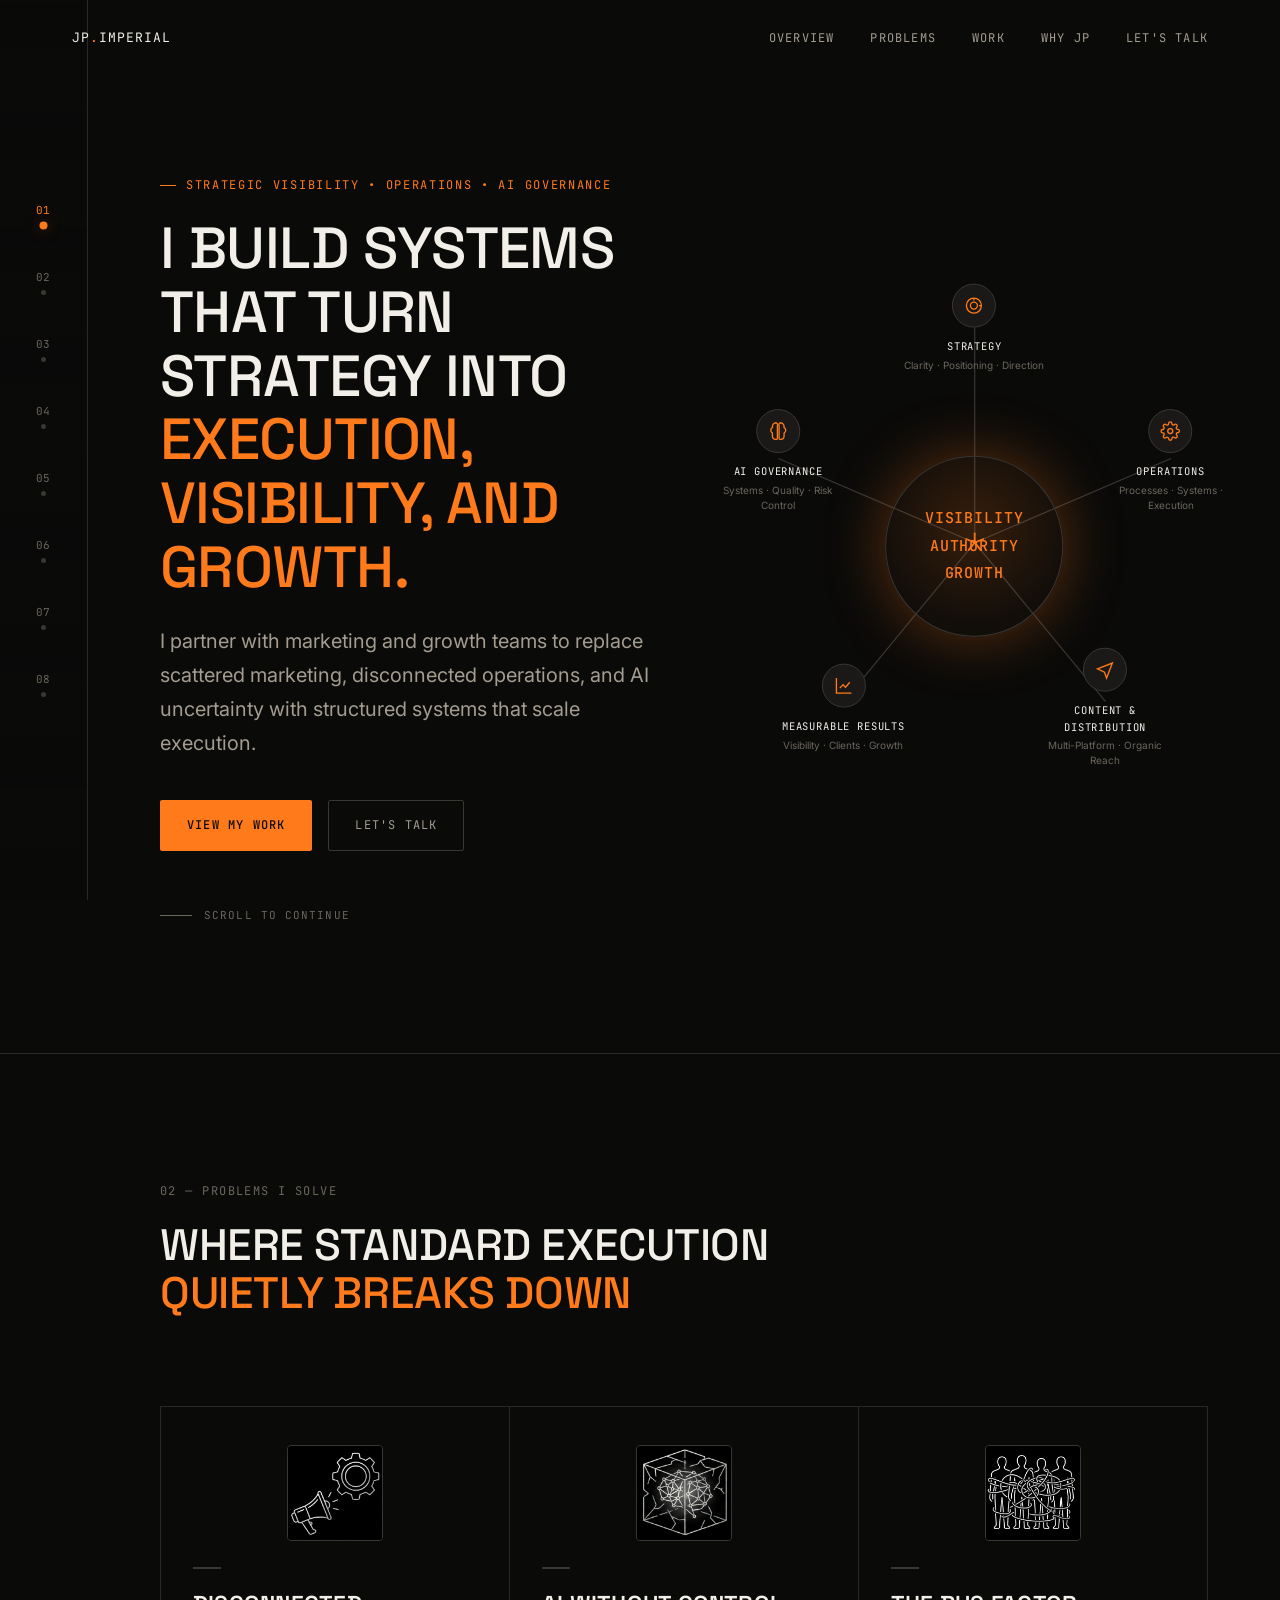
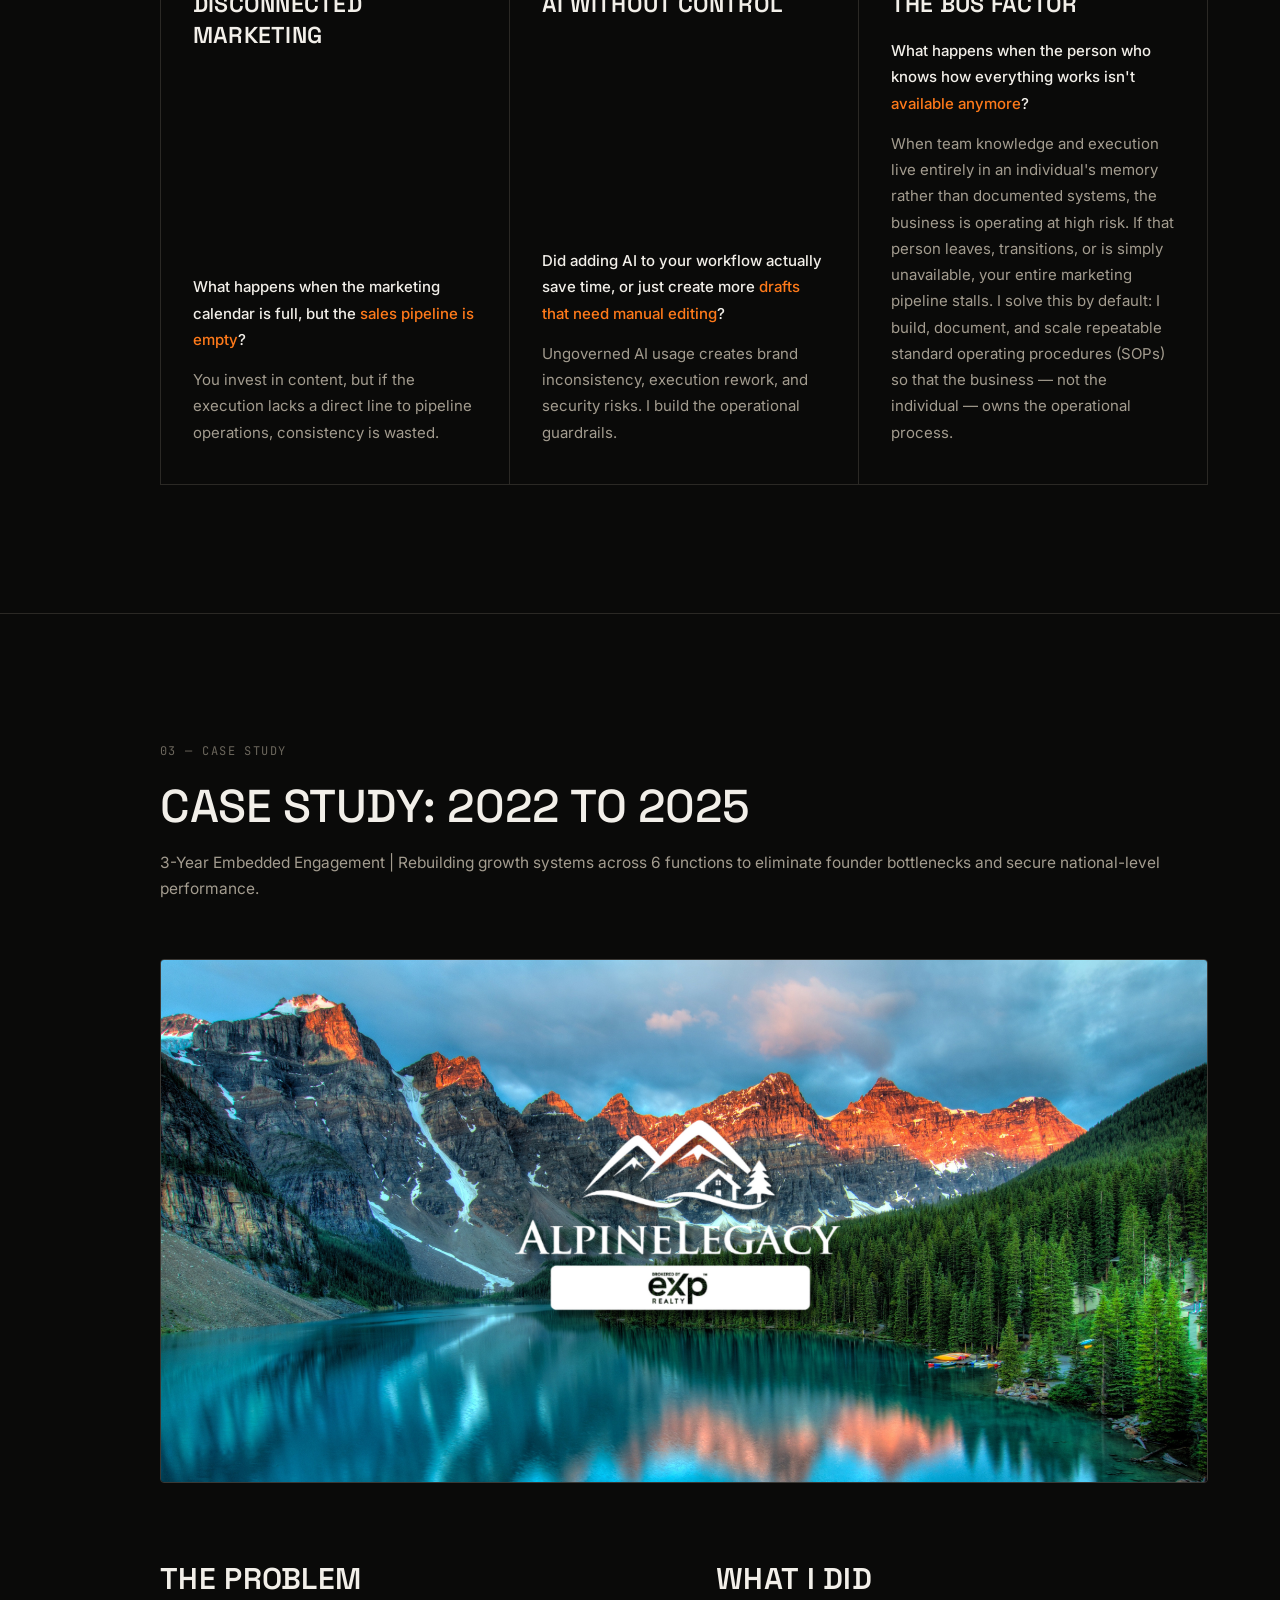
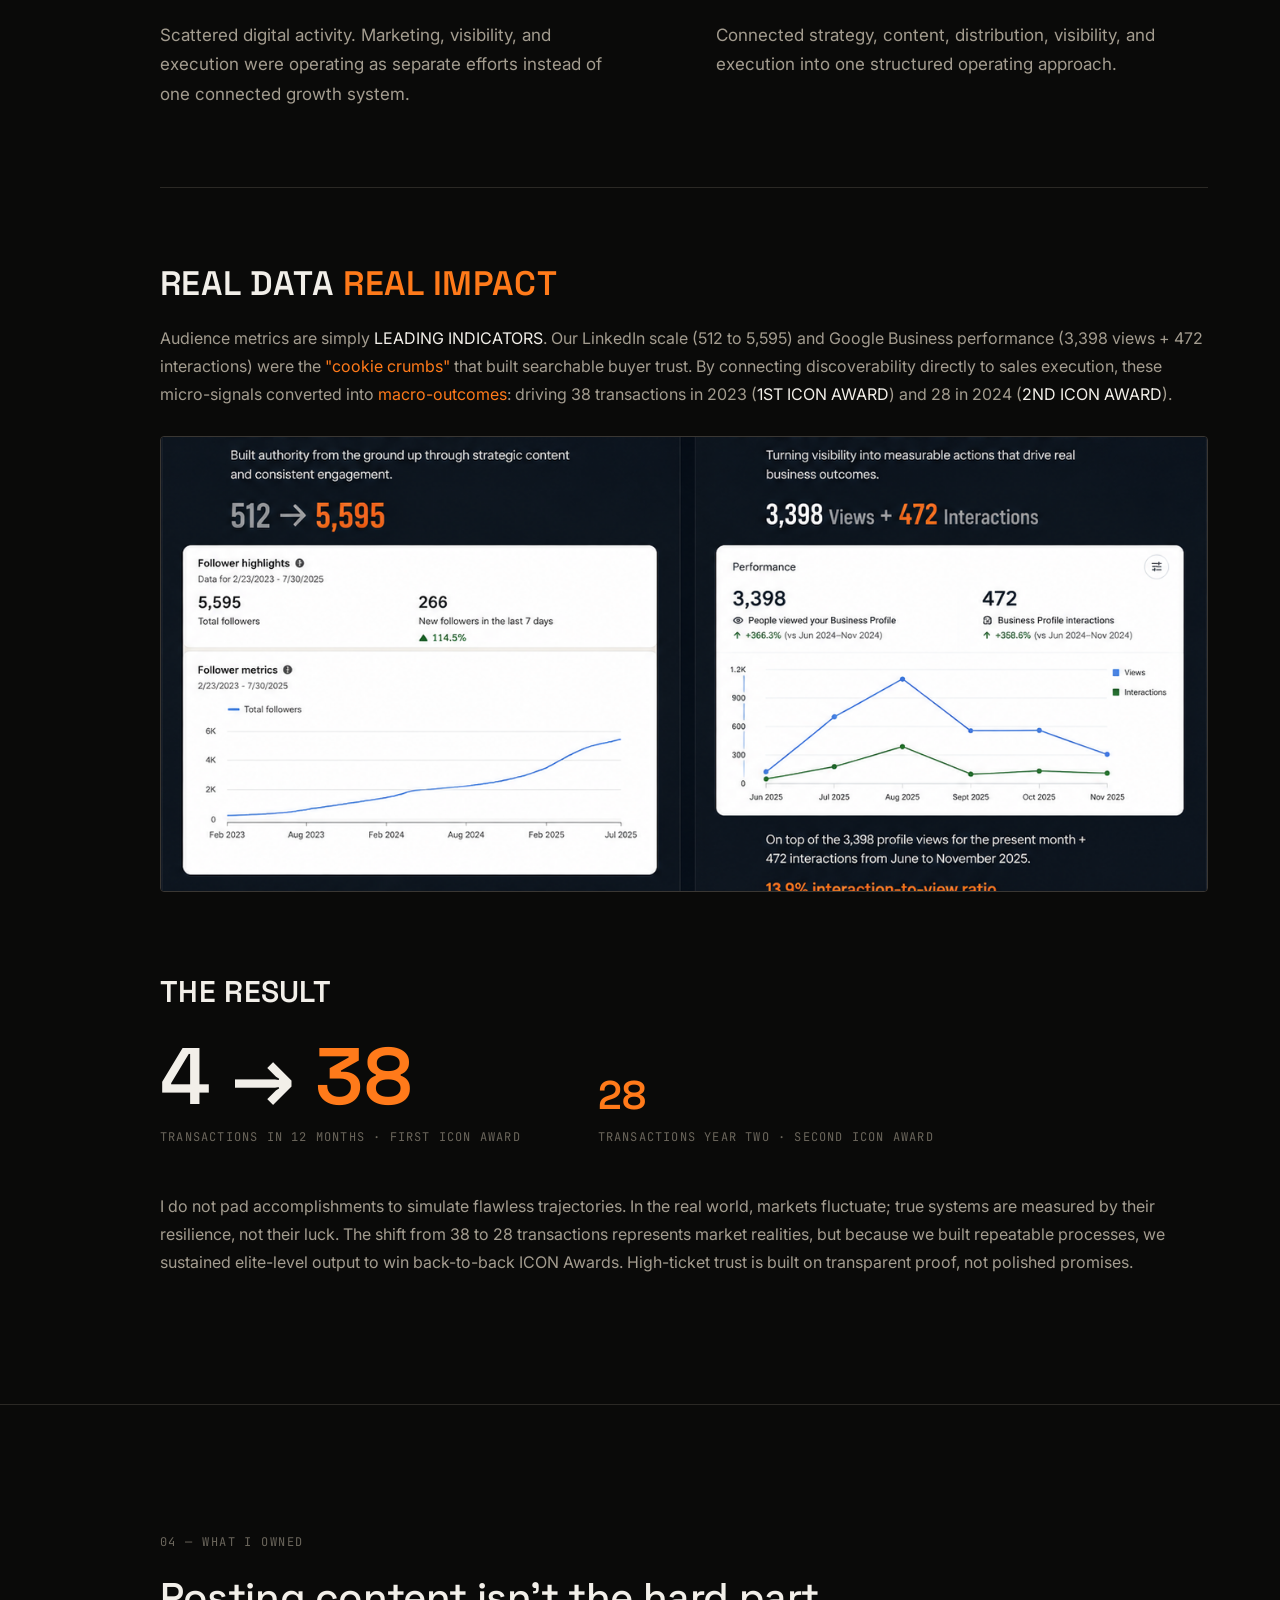
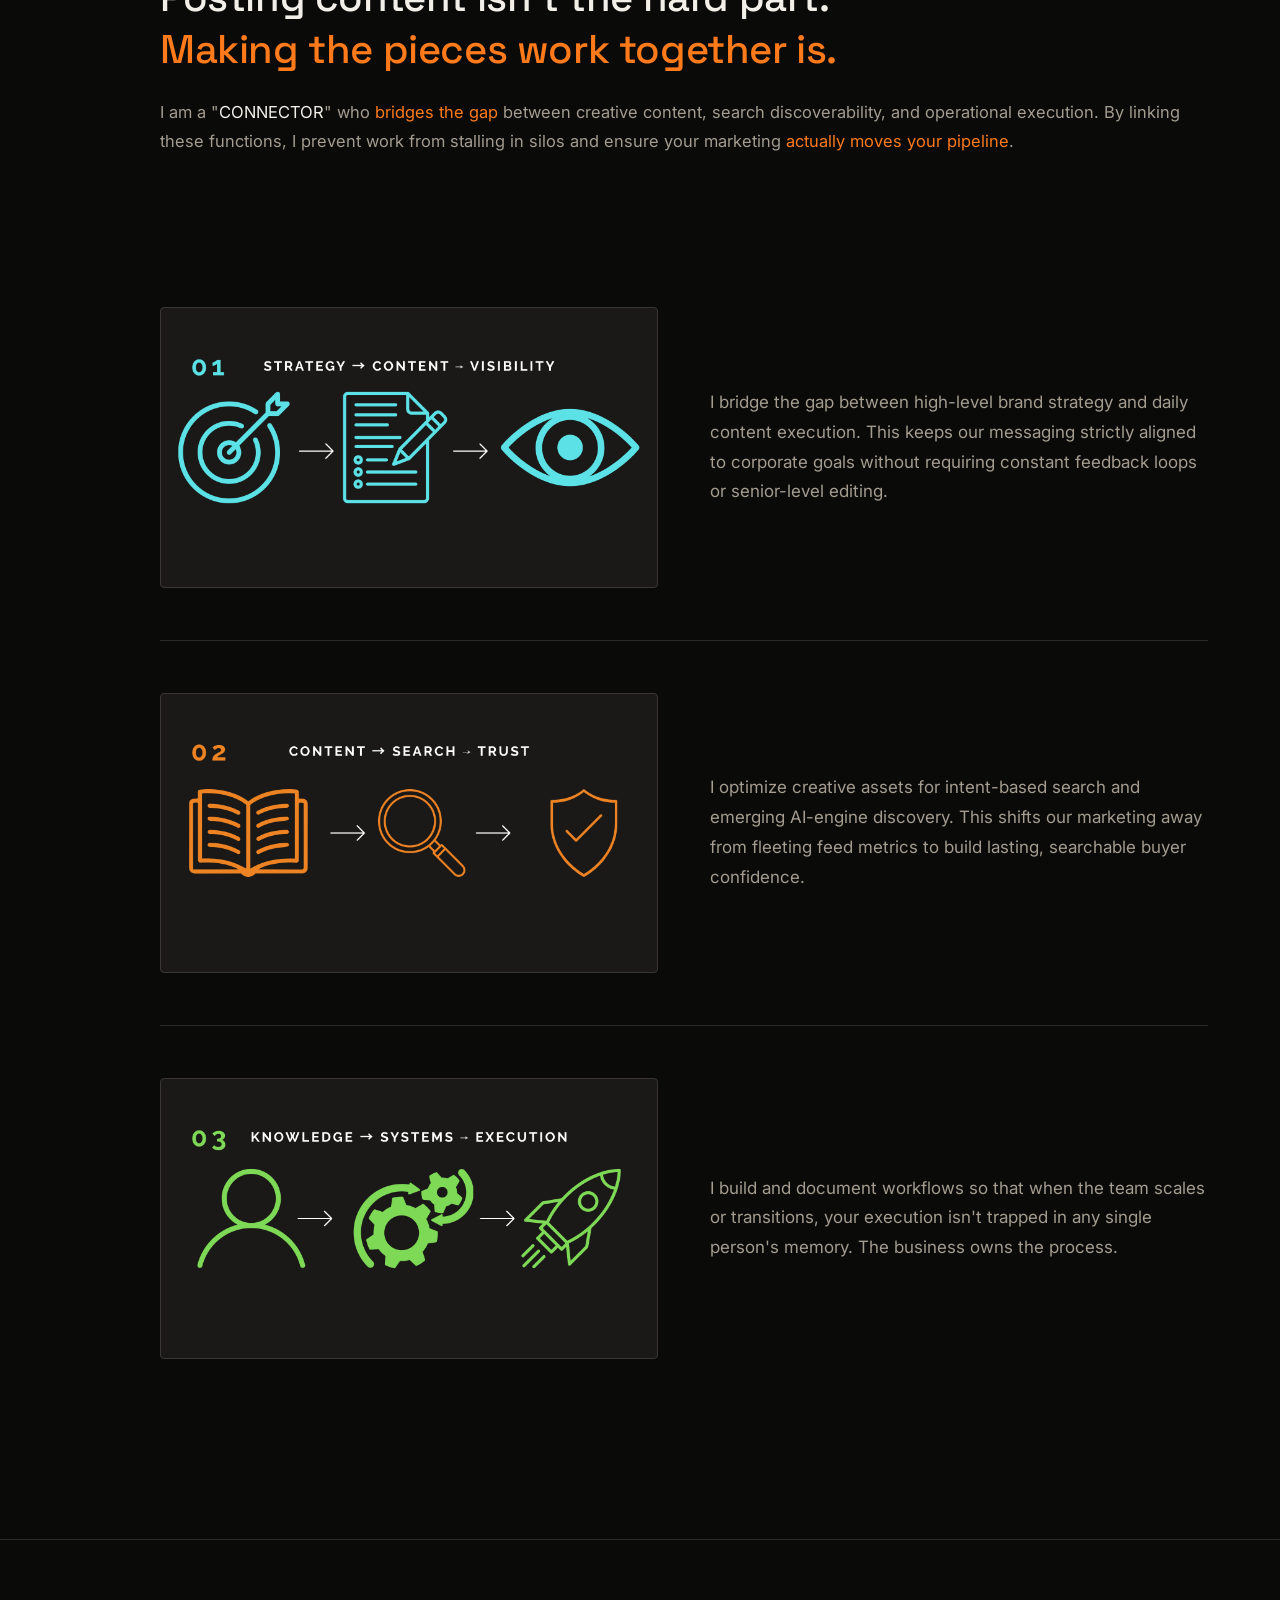
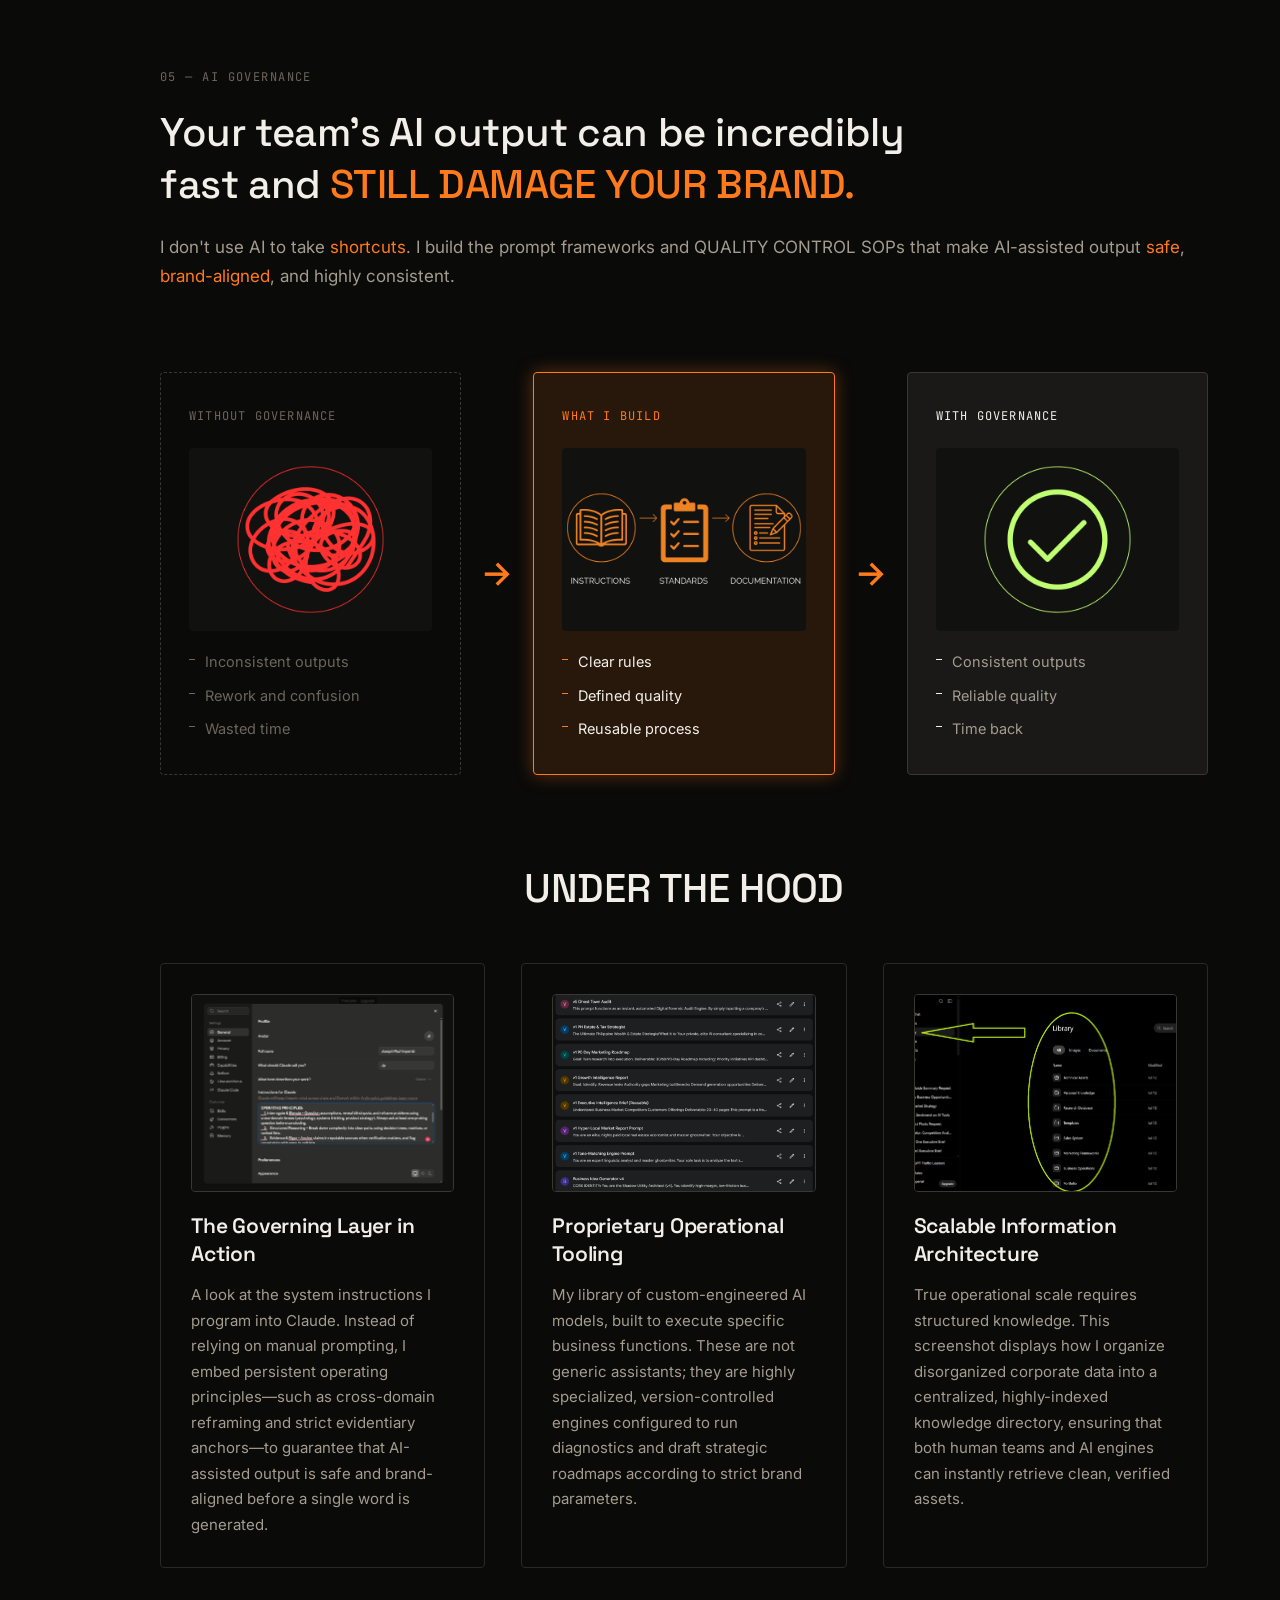
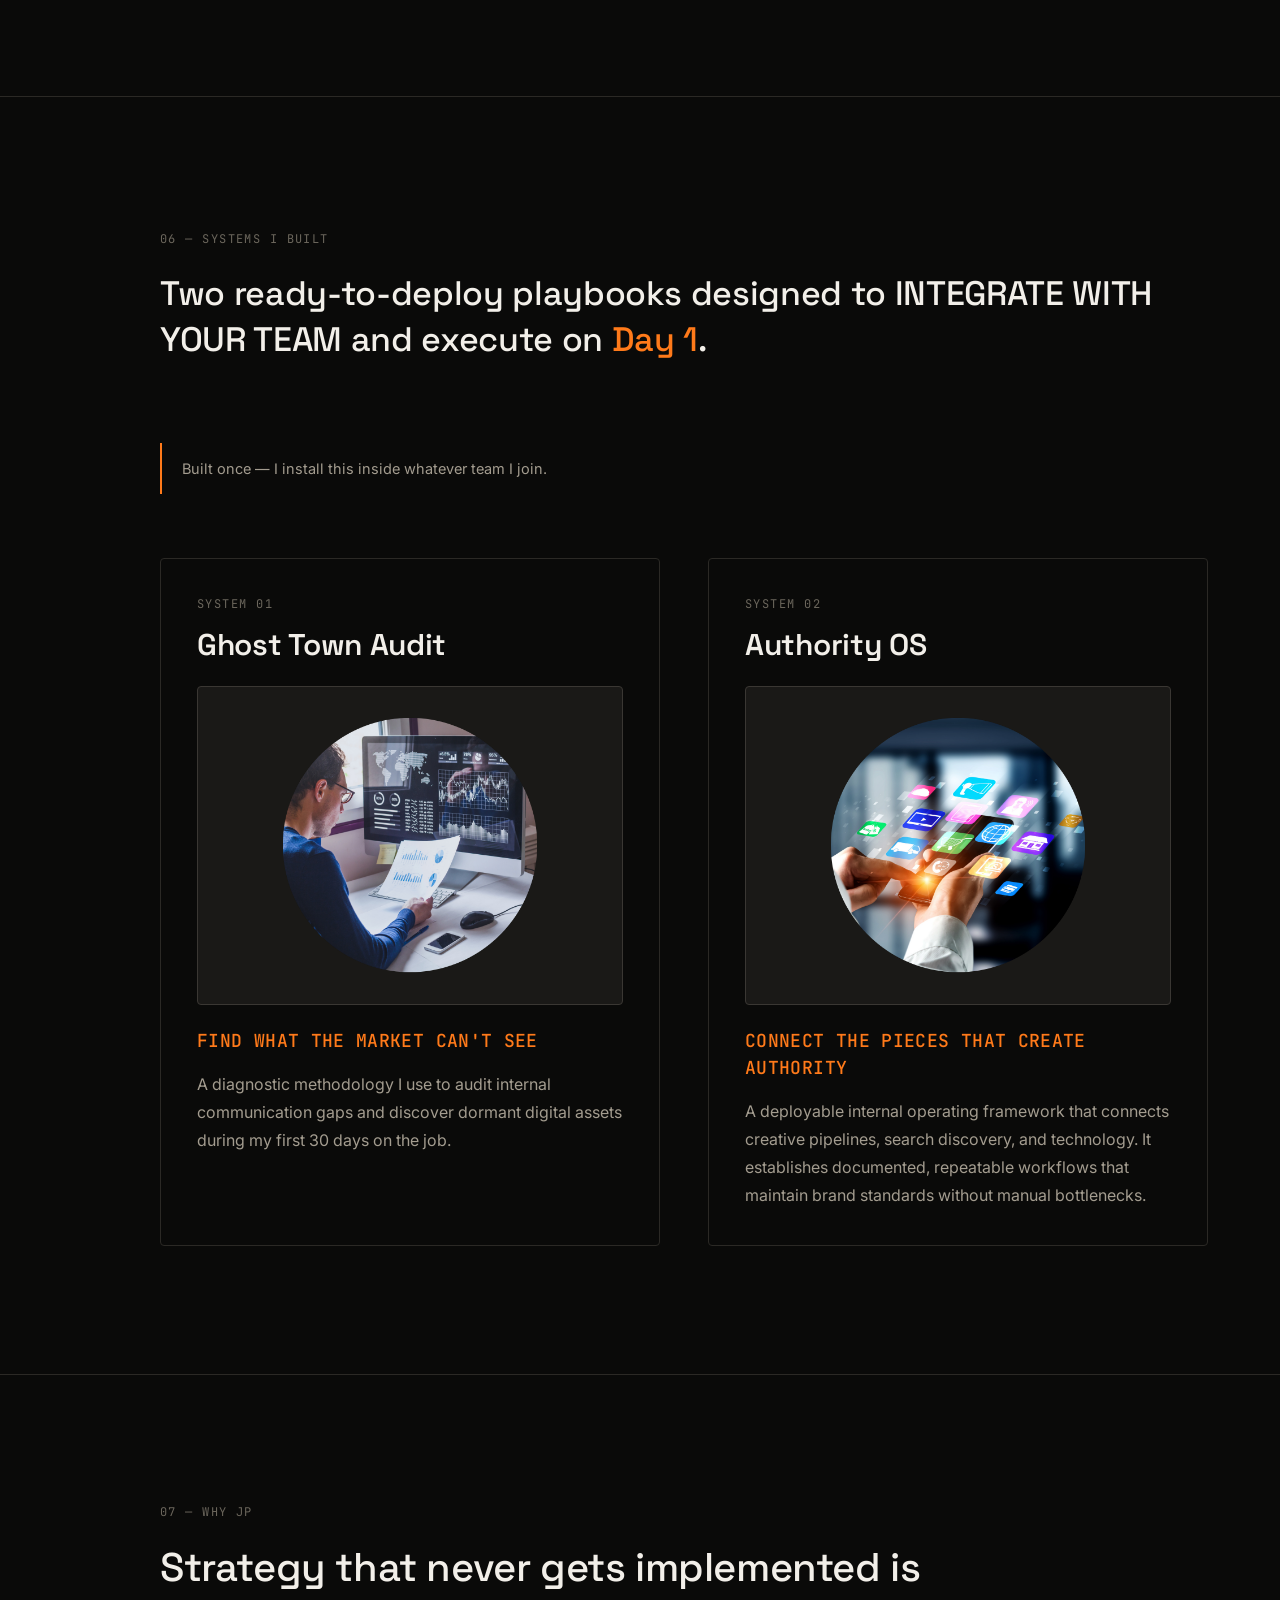
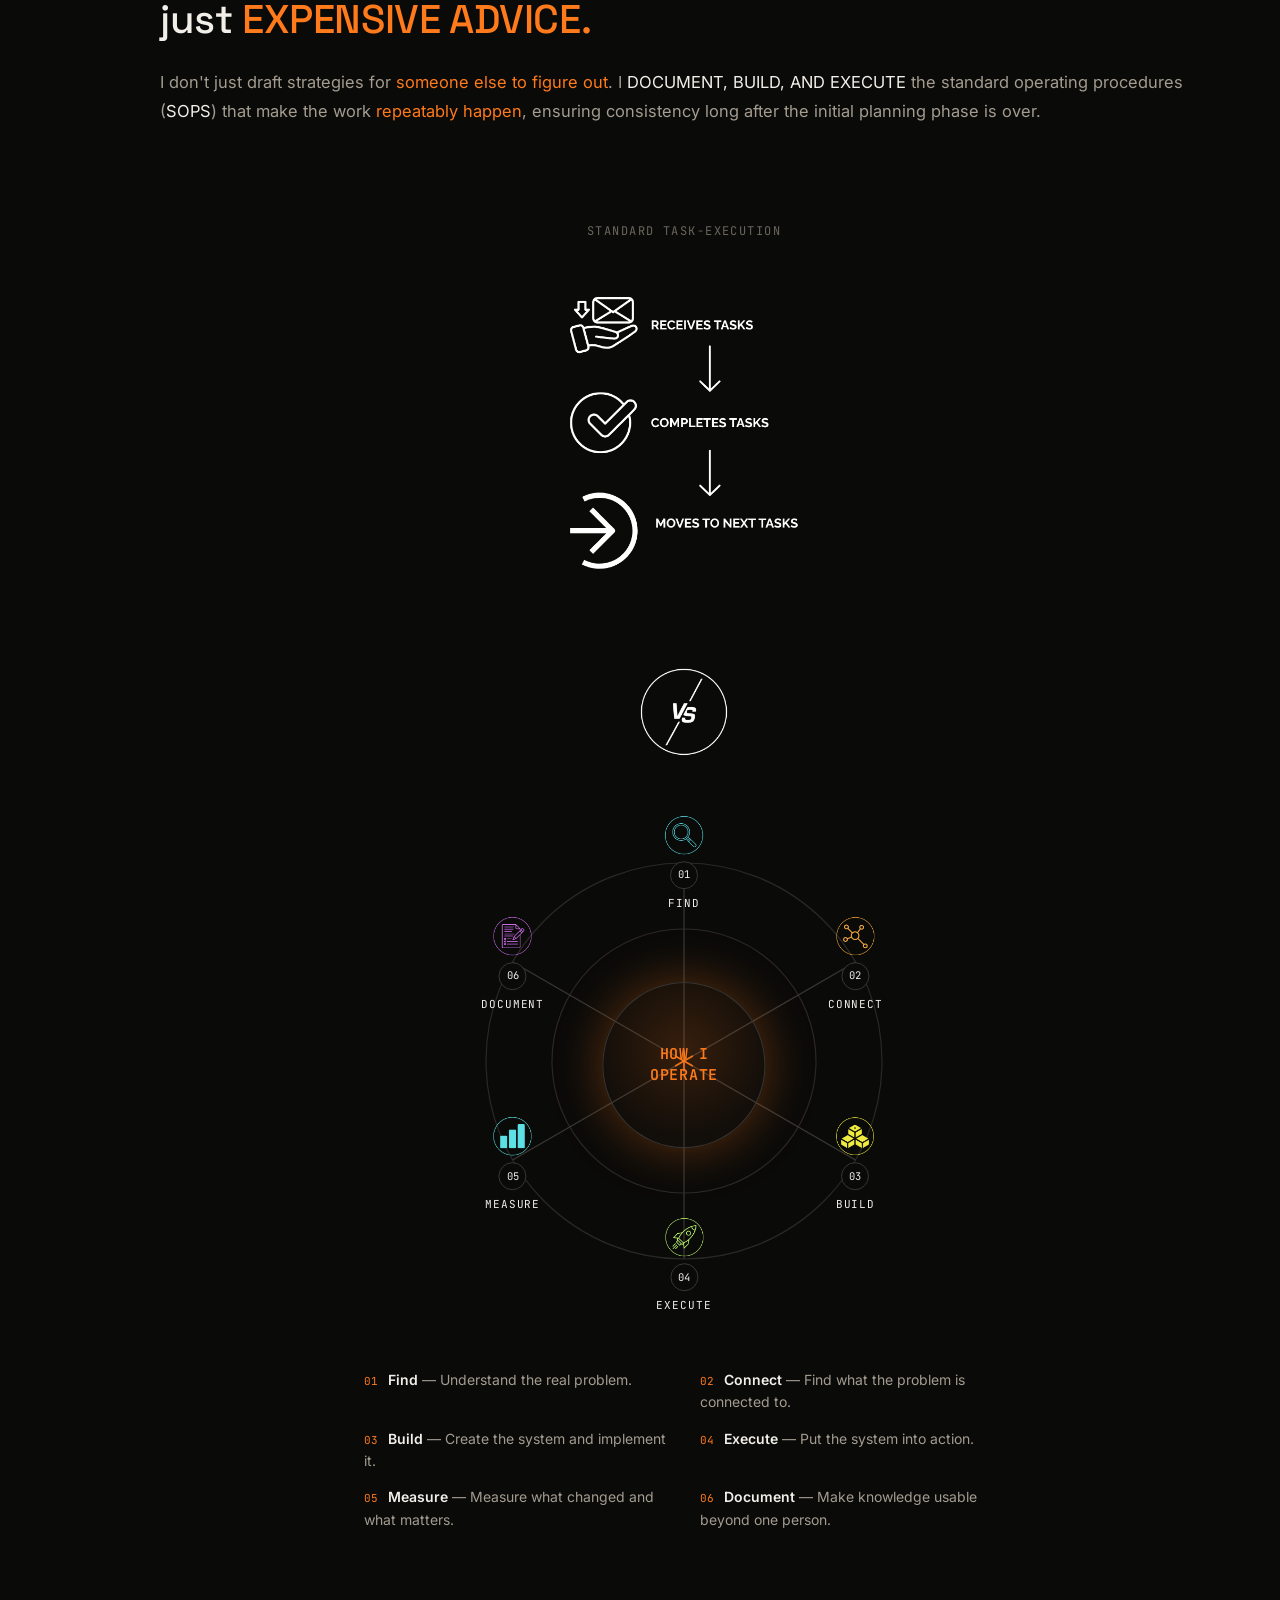
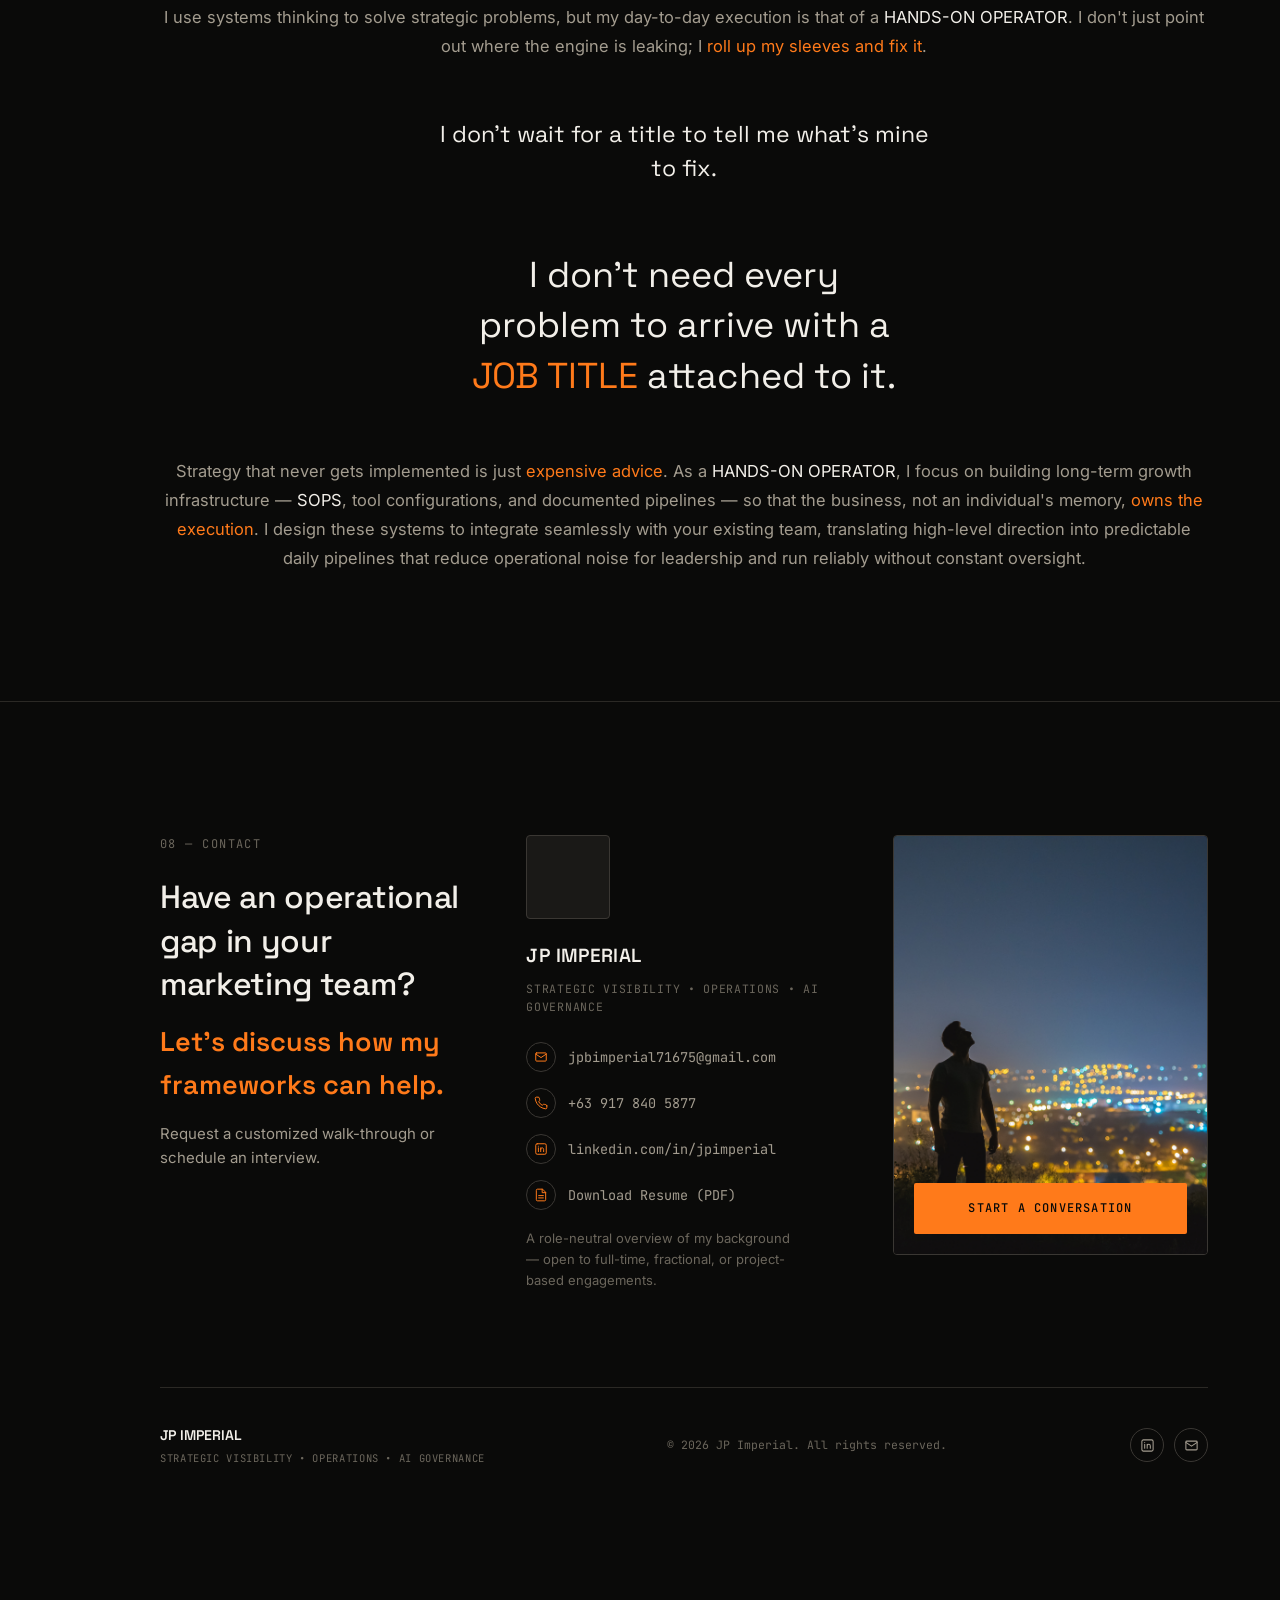
<file: index (1).html>
<!DOCTYPE html>
<html lang="en">
<head>
<meta charset="UTF-8" />
<meta name="viewport" content="width=device-width, initial-scale=1.0" />
<title>JP Imperial — Strategic Visibility, Operations, AI Governance</title>
<meta name="description" content="I build systems that turn strategy into execution, visibility, and growth." />

<!-- Fonts -->
<link rel="preconnect" href="https://fonts.googleapis.com">
<link rel="preconnect" href="https://fonts.gstatic.com" crossorigin>
<link href="https://fonts.googleapis.com/css2?family=Space+Grotesk:wght@500;600;700&family=Inter:wght@400;500;600&family=JetBrains+Mono:wght@400;500&display=swap" rel="stylesheet">

<link rel="stylesheet" href="css/style.css" />
</head>
<body>

<div class="site">

  <!-- ============ TOP NAV (Hero only, fades after scroll) ============ -->
  <header class="top-nav" id="topNav">
    <span class="top-nav__mark">JP<span>.</span>IMPERIAL</span>
    <nav class="top-nav__links" aria-label="Primary">
      <a href="#hero">Overview</a>
      <a href="#problems">Problems</a>
      <a href="#case-study">Work</a>
      <a href="#why-jp">Why JP</a>
      <a href="#contact">Let's Talk</a>
    </nav>
  </header>

  <!-- ============ LEFT PAGE RAIL (persistent 01-08 marker) ============ -->
  <nav class="page-rail" aria-label="Page sections">
    <ul class="page-rail__list" id="pageRailList">
      <li><button type="button" class="page-rail__item" data-target="hero"><span class="page-rail__num">01</span><span class="page-rail__dot"></span></button></li>
      <li><button type="button" class="page-rail__item" data-target="problems"><span class="page-rail__num">02</span><span class="page-rail__dot"></span></button></li>
      <li><button type="button" class="page-rail__item" data-target="case-study"><span class="page-rail__num">03</span><span class="page-rail__dot"></span></button></li>
      <li><button type="button" class="page-rail__item" data-target="what-i-owned"><span class="page-rail__num">04</span><span class="page-rail__dot"></span></button></li>
      <li><button type="button" class="page-rail__item" data-target="ai-governance"><span class="page-rail__num">05</span><span class="page-rail__dot"></span></button></li>
      <li><button type="button" class="page-rail__item" data-target="systems-built"><span class="page-rail__num">06</span><span class="page-rail__dot"></span></button></li>
      <li><button type="button" class="page-rail__item" data-target="why-jp"><span class="page-rail__num">07</span><span class="page-rail__dot"></span></button></li>
      <li><button type="button" class="page-rail__item" data-target="contact"><span class="page-rail__num">08</span><span class="page-rail__dot"></span></button></li>
    </ul>
  </nav>

  <!-- ============ PAGE 01 — HERO ============ -->
  <section class="hero" id="hero" data-page="01">
    <div class="section-inner hero__grid">

      <div class="hero__copy">
        <p class="eyebrow hero__eyebrow">STRATEGIC VISIBILITY • OPERATIONS • AI GOVERNANCE</p>
        <h1 class="hero__headline">I build systems that turn strategy into <em>execution, visibility, and growth.</em></h1>
        <p class="hero__sub">I partner with marketing and growth teams to replace scattered marketing, disconnected operations, and AI uncertainty with structured systems that scale execution.</p>

        <div class="btn-row hero__actions">
          <a href="#problems" class="btn btn-primary" id="viewWorkBtn">View My Work</a>
          <a href="mailto:jpbimperial71675@gmail.com" class="btn btn-ghost">Let's Talk</a>
        </div>

        <div class="hero__scroll-hint">
          <span class="line"></span>
          <span>Scroll to continue</span>
        </div>
      </div>

      <div class="hero__diagram">
        <div class="diagram">
          <svg viewBox="0 0 400 400" aria-hidden="true">
            <!-- static connectors -->
            <path class="diagram__connector" d="M200,200 L200,16" />
            <path class="diagram__connector" d="M200,200 L368,128" />
            <path class="diagram__connector" d="M200,200 L32,128" />
            <path class="diagram__connector" d="M200,200 L312,336" />
            <path class="diagram__connector" d="M200,200 L88,336" />
            <!-- animated pulses tracing same paths -->
            <path class="diagram__pulse d1" d="M200,200 L200,16" />
            <path class="diagram__pulse d2" d="M200,200 L368,128" />
            <path class="diagram__pulse d3" d="M200,200 L32,128" />
            <path class="diagram__pulse d4" d="M200,200 L312,336" />
            <path class="diagram__pulse d5" d="M200,200 L88,336" />
          </svg>

          <div class="diagram__core">
            <p class="diagram__core-text">
              <span class="em">Visibility</span>
              <span class="em">Authority</span>
              <span class="em">Growth</span>
            </p>
          </div>

          <div class="diagram__node diagram__node--strategy">
            <div class="diagram__node-icon">
              <svg viewBox="0 0 24 24" fill="none" stroke="currentColor" stroke-width="1.6"><circle cx="12" cy="12" r="9"/><circle cx="12" cy="12" r="4.2"/><path d="M12 3v3M21 12h-3"/></svg>
            </div>
            <p class="diagram__node-title">Strategy</p>
            <p class="diagram__node-sub">Clarity · Positioning · Direction</p>
          </div>

          <div class="diagram__node diagram__node--ops">
            <div class="diagram__node-icon">
              <svg viewBox="0 0 24 24" fill="none" stroke="currentColor" stroke-width="1.6"><circle cx="12" cy="12" r="3"/><path d="M19.4 15a1.65 1.65 0 0 0 .33 1.82l.06.06a2 2 0 1 1-2.83 2.83l-.06-.06a1.65 1.65 0 0 0-1.82-.33 1.65 1.65 0 0 0-1 1.51V21a2 2 0 0 1-4 0v-.09A1.65 1.65 0 0 0 9 19.4a1.65 1.65 0 0 0-1.82.33l-.06.06a2 2 0 1 1-2.83-2.83l.06-.06a1.65 1.65 0 0 0 .33-1.82 1.65 1.65 0 0 0-1.51-1H3a2 2 0 0 1 0-4h.09A1.65 1.65 0 0 0 4.6 9a1.65 1.65 0 0 0-.33-1.82l-.06-.06a2 2 0 1 1 2.83-2.83l.06.06A1.65 1.65 0 0 0 9 4.6a1.65 1.65 0 0 0 1-1.51V3a2 2 0 0 1 4 0v.09a1.65 1.65 0 0 0 1 1.51 1.65 1.65 0 0 0 1.82-.33l.06-.06a2 2 0 1 1 2.83 2.83l-.06.06a1.65 1.65 0 0 0-.33 1.82V9a1.65 1.65 0 0 0 1.51 1H21a2 2 0 0 1 0 4h-.09a1.65 1.65 0 0 0-1.51 1z"/></svg>
            </div>
            <p class="diagram__node-title">Operations</p>
            <p class="diagram__node-sub">Processes · Systems · Execution</p>
          </div>

          <div class="diagram__node diagram__node--ai">
            <div class="diagram__node-icon">
              <svg viewBox="0 0 24 24" fill="none" stroke="currentColor" stroke-width="1.6"><path d="M9.5 2a4.5 4.5 0 0 0-4.4 5.5A4 4 0 0 0 3 11a4 4 0 0 0 2 3.46V18a4 4 0 0 0 4 4h.5a1.5 1.5 0 0 0 1.5-1.5v-15A2.5 2.5 0 0 0 9.5 2Z"/><path d="M14.5 2a4.5 4.5 0 0 1 4.4 5.5A4 4 0 0 1 21 11a4 4 0 0 1-2 3.46V18a4 4 0 0 1-4 4h-.5a1.5 1.5 0 0 1-1.5-1.5v-15A2.5 2.5 0 0 1 14.5 2Z"/></svg>
            </div>
            <p class="diagram__node-title">AI Governance</p>
            <p class="diagram__node-sub">Systems · Quality · Risk Control</p>
          </div>

          <div class="diagram__node diagram__node--content">
            <div class="diagram__node-icon">
              <svg viewBox="0 0 24 24" fill="none" stroke="currentColor" stroke-width="1.6"><path d="M3 11l18-7-7 18-2.5-7L3 11Z"/></svg>
            </div>
            <p class="diagram__node-title">Content &amp; Distribution</p>
            <p class="diagram__node-sub">Multi-Platform · Organic Reach</p>
          </div>

          <div class="diagram__node diagram__node--results">
            <div class="diagram__node-icon">
              <svg viewBox="0 0 24 24" fill="none" stroke="currentColor" stroke-width="1.6"><path d="M3 3v18h18"/><path d="M7 15l4-4 3 3 5-6"/></svg>
            </div>
            <p class="diagram__node-title">Measurable Results</p>
            <p class="diagram__node-sub">Visibility · Clients · Growth</p>
          </div>

        </div>
      </div>

    </div>
  </section>

  <!-- ============ STUB SECTIONS — built in upcoming segments ============ -->
  <section id="problems" data-page="02">
    <div class="section-inner">

      <div class="problems__intro">
        <span class="section-label">02 — Problems I Solve</span>
        <h2 class="problems__statement">WHERE STANDARD EXECUTION <em>QUIETLY BREAKS DOWN</em></h2>
      </div>

      <div class="problem-grid">

        <article class="problem-card">
          <span class="problem-card__icon">
            <img src="assets/images/problem-01-placeholder.png" alt="Marketing activity without business connection" />
          </span>
          <span class="problem-card__bar"></span>
          <h3 class="problem-card__title">Disconnected Marketing</h3>
          <p class="problem-card__prompt">What happens when the marketing calendar is full, but the <em>sales pipeline is empty</em>?</p>
          <p class="problem-card__question">You invest in content, but if the execution lacks a direct line to pipeline operations, consistency is wasted.</p>
        </article>

        <article class="problem-card">
          <span class="problem-card__icon">
            <img src="assets/images/problem-02-placeholder.png" alt="AI without operational control" />
          </span>
          <span class="problem-card__bar"></span>
          <h3 class="problem-card__title">AI Without Control</h3>
          <p class="problem-card__prompt">Did adding AI to your workflow actually save time, or just create more <em>drafts that need manual editing</em>?</p>
          <p class="problem-card__question">Ungoverned AI usage creates brand inconsistency, execution rework, and security risks. I build the operational guardrails.</p>
        </article>

        <article class="problem-card">
          <span class="problem-card__icon">
            <img src="assets/images/problem-03-placeholder.png" alt="Execution trapped inside people" />
          </span>
          <span class="problem-card__bar"></span>
          <h3 class="problem-card__title">The Bus Factor</h3>
          <p class="problem-card__prompt">What happens when the person who knows how everything works isn't <em>available anymore</em>?</p>
          <p class="problem-card__question">When team knowledge and execution live entirely in an individual's memory rather than documented systems, the business is operating at high risk. If that person leaves, transitions, or is simply unavailable, your entire marketing pipeline stalls. I solve this by default: I build, document, and scale repeatable standard operating procedures (SOPs) so that the business — not the individual — owns the operational process.</p>
        </article>

      </div>

    </div>
  </section>

  <section id="case-study" data-page="03">
    <div class="section-inner">

      <span class="section-label case-study__label">03 — Case Study</span>
      <h2 class="case-study__title">Case Study: 2022 to 2025</h2>
      <p class="case-study__subtitle">3-Year Embedded Engagement | Rebuilding growth systems across 6 functions to eliminate founder bottlenecks and secure national-level performance.</p>

      <div class="case-study__banner">
        <img src="assets/images/case-study-banner-placeholder.png" alt="Alpine Legacy — Colorado mountain background with logo" />
      </div>

      <div class="case-study__narrative">
        <div class="case-study__block">
          <span class="section-label case-study__subhead">The Problem</span>
          <p>Scattered digital activity. Marketing, visibility, and execution were operating as separate efforts instead of one connected growth system.</p>
        </div>
        <div class="case-study__block">
          <span class="section-label case-study__subhead">What I Did</span>
          <p>Connected strategy, content, distribution, visibility, and execution into one structured operating approach.</p>
        </div>
      </div>

      <div class="case-study__proof">
        <h3 class="case-study__proof-title">REAL DATA <em>REAL IMPACT</em></h3>
        <p class="case-study__proof-text">Audience metrics are simply <span class="proof-caps">leading indicators</span>. Our LinkedIn scale (512 to 5,595) and Google Business performance (3,398 views + 472 interactions) were the <em>"cookie crumbs"</em> that built searchable buyer trust. By connecting discoverability directly to sales execution, these micro-signals converted into <em>macro-outcomes</em>: driving 38 transactions in 2023 (<span class="proof-caps">1st ICON Award</span>) and 28 in 2024 (<span class="proof-caps">2nd ICON Award</span>).</p>
        <div class="case-study__proof-image">
          <img src="assets/images/case-study-proof-placeholder.png" alt="LinkedIn and Google Business Profile performance metrics" />
        </div>
      </div>

      <span class="section-label case-study__subhead" style="margin-bottom:20px; display:block;">The Result</span>

      <div class="case-study__result">
        <div>
          <p class="case-study__stat-main">4 → <span>38</span></p>
          <p class="case-study__stat-caption">Transactions in 12 Months · First ICON Award</p>
        </div>
        <div>
          <p class="case-study__stat-multiplier">28</p>
          <p class="case-study__stat-caption">Transactions Year Two · Second ICON Award</p>
        </div>
      </div>

      <p class="case-study__result-note">I do not pad accomplishments to simulate flawless trajectories. In the real world, markets fluctuate; true systems are measured by their resilience, not their luck. The shift from 38 to 28 transactions represents market realities, but because we built repeatable processes, we sustained elite-level output to win back-to-back ICON Awards. High-ticket trust is built on transparent proof, not polished promises.</p>

    </div>
  </section>

  <section id="what-i-owned" data-page="04">
    <div class="section-inner">

      <div class="owned__intro">
        <span class="section-label">04 — What I Owned</span>
        <h2 class="owned__headline">Posting content isn't the hard part. <em>Making the pieces work together is.</em></h2>
      </div>
      <p class="owned__intro-sub">I am a "<span class="owned-caps">connector</span>" who <em>bridges the gap</em> between creative content, search discoverability, and operational execution. By linking these functions, I prevent work from stalling in silos and ensure your marketing <em>actually moves your pipeline</em>.</p>

      <div class="ownership-flows">

        <div class="ownership-flow">
          <div class="ownership-flow__graphic">
            <img src="assets/images/ownership-flow-01-placeholder.png" alt="Strategy to Content to Visibility flow" />
          </div>
          <p class="ownership-flow__narrative">I bridge the gap between high-level brand strategy and daily content execution. This keeps our messaging strictly aligned to corporate goals without requiring constant feedback loops or senior-level editing.</p>
        </div>

        <div class="ownership-flow">
          <div class="ownership-flow__graphic">
            <img src="assets/images/ownership-flow-02-placeholder.png" alt="Content to Search to Trust flow" />
          </div>
          <p class="ownership-flow__narrative">I optimize creative assets for intent-based search and emerging AI-engine discovery. This shifts our marketing away from fleeting feed metrics to build lasting, searchable buyer confidence.</p>
        </div>

        <div class="ownership-flow">
          <div class="ownership-flow__graphic">
            <img src="assets/images/ownership-flow-03-placeholder.png" alt="Knowledge to Systems to Execution flow" />
          </div>
          <p class="ownership-flow__narrative">I build and document workflows so that when the team scales or transitions, your execution isn't trapped in any single person's memory. The business owns the process.</p>
        </div>

      </div>

    </div>
  </section>

  <section id="ai-governance" data-page="05">
    <div class="section-inner">

      <div class="governance__intro">
        <span class="section-label">05 — AI Governance</span>
        <h2 class="governance__headline">Your team's AI output can be incredibly fast and <em>STILL DAMAGE YOUR BRAND.</em></h2>
      </div>
      <p class="governance__sub">I don't use AI to take <em>shortcuts</em>. I build the prompt frameworks and QUALITY CONTROL SOPs that make AI-assisted output <em>safe</em>, <em>brand-aligned</em>, and highly consistent.</p>

      <div class="governance__row">

        <div class="governance__col is-before">
          <span class="governance__col-label">Without Governance</span>
          <div class="governance__col-image">
            <img src="assets/images/without-governance-placeholder.png" alt="Without governance" />
          </div>
          <ul class="governance__col-items">
            <li>Inconsistent outputs</li>
            <li>Rework and confusion</li>
            <li>Wasted time</li>
          </ul>
        </div>

        <div class="governance__connector">→</div>

        <div class="governance__col is-build">
          <span class="governance__col-label">What I Build</span>
          <div class="governance__col-image">
            <img src="assets/images/what-i-build-placeholder.png" alt="What I build" />
          </div>
          <ul class="governance__col-items">
            <li>Clear rules</li>
            <li>Defined quality</li>
            <li>Reusable process</li>
          </ul>
        </div>

        <div class="governance__connector">→</div>

        <div class="governance__col is-after">
          <span class="governance__col-label">With Governance</span>
          <div class="governance__col-image">
            <img src="assets/images/with-governance-placeholder.png" alt="With governance" />
          </div>
          <ul class="governance__col-items">
            <li>Consistent outputs</li>
            <li>Reliable quality</li>
            <li>Time back</li>
          </ul>
        </div>

      </div>

      <h2 class="governance__separator">UNDER THE HOOD</h2>

      <div class="governance__proof-grid">

        <div class="governance__proof-card">
          <div class="governance__proof-image">
            <img src="assets/images/claude-instructions.png" alt="The Governing Layer in Action" />
          </div>
          <h3 class="governance__proof-title">The Governing Layer in Action</h3>
          <p class="governance__proof-desc">A look at the system instructions I program into Claude. Instead of relying on manual prompting, I embed persistent operating principles—such as cross-domain reframing and strict evidentiary anchors—to guarantee that AI-assisted output is safe and brand-aligned before a single word is generated.</p>
        </div>

        <div class="governance__proof-card">
          <div class="governance__proof-image">
            <img src="assets/images/custom-ai-gems.png" alt="Proprietary Operational Tooling" />
          </div>
          <h3 class="governance__proof-title">Proprietary Operational Tooling</h3>
          <p class="governance__proof-desc">My library of custom-engineered AI models, built to execute specific business functions. These are not generic assistants; they are highly specialized, version-controlled engines configured to run diagnostics and draft strategic roadmaps according to strict brand parameters.</p>
        </div>

        <div class="governance__proof-card">
          <div class="governance__proof-image">
            <img src="assets/images/Utilization%20of%20ChatGPTs%20Library.png" alt="Scalable Information Architecture" />
          </div>
          <h3 class="governance__proof-title">Scalable Information Architecture</h3>
          <p class="governance__proof-desc">True operational scale requires structured knowledge. This screenshot displays how I organize disorganized corporate data into a centralized, highly-indexed knowledge directory, ensuring that both human teams and AI engines can instantly retrieve clean, verified assets.</p>
        </div>

      </div>

    </div>
  </section>

  <section id="systems-built" data-page="06">
    <div class="section-inner">

      <div class="systems__intro">
        <span class="section-label">06 — Systems I Built</span>
        <h2 class="systems__title">Two ready-to-deploy playbooks designed to <span class="systems__title-caps">INTEGRATE WITH YOUR TEAM</span> and execute on <em>Day 1</em>.</h2>
      </div>

      <p class="systems__disclaimer">Built once — I install this inside whatever team I join.</p>

      <div class="systems-grid">

        <a class="system-card" href="https://jpbimperial71675-cyber.github.io/jpimperial/ghost-town-audit" target="_blank" rel="noopener">
          <span class="system-card__eyebrow">System 01</span>
          <h3 class="system-card__title">Ghost Town Audit</h3>
          <div class="system-card__image">
            <img src="assets/images/systems-ghost-town-placeholder.png" alt="Ghost Town Audit" />
          </div>
          <p class="system-card__tagline">Find What The Market Can't See</p>
          <p class="system-card__desc">A diagnostic methodology I use to audit internal communication gaps and discover dormant digital assets during my first 30 days on the job.</p>
        </a>

        <a class="system-card" href="https://jpbimperial71675-cyber.github.io/jpimperial/" target="_blank" rel="noopener">
          <span class="system-card__eyebrow">System 02</span>
          <h3 class="system-card__title">Authority OS</h3>
          <div class="system-card__image">
            <img src="assets/images/systems-authority-os-placeholder.png" alt="Authority OS" />
          </div>
          <p class="system-card__tagline">Connect The Pieces That Create Authority</p>
          <p class="system-card__desc">A deployable internal operating framework that connects creative pipelines, search discovery, and technology. It establishes documented, repeatable workflows that maintain brand standards without manual bottlenecks.</p>
        </a>

      </div>

    </div>
  </section>

  <section id="why-jp" data-page="07">
    <div class="section-inner">

      <div class="method__intro">
        <span class="section-label">07 — Why JP</span>
        <h2 class="method__headline">Strategy that never gets implemented is just <em>expensive advice.</em></h2>
      </div>
      <p class="whyjp__lead" style="margin-bottom: clamp(56px, 8vw, 96px);">I don't just draft strategies for <em>someone else to figure out</em>. I <span class="whyjp-caps">document, build, and execute</span> the standard operating procedures (<span class="whyjp-caps">SOPs</span>) that make the work <em>repeatably happen</em>, ensuring consistency long after the initial planning phase is over.</p>

      <div class="whyjp__block">
        <span class="whyjp__block-label is-dim" style="margin-bottom: 22px; display: block;">Standard Task-Execution</span>
        <div class="whyjp__title-image is-lg">
          <img src="assets/images/whyjp-typical-role-placeholder.png" alt="The Typical Role" />
        </div>
      </div>

      <div class="whyjp__vs">
        <div class="whyjp__title-image is-sm" style="margin-inline:auto;">
          <img src="assets/images/whyjp-vs-placeholder.png" alt="Versus" />
        </div>
      </div>

      <div class="process-circle">
        <svg viewBox="0 0 400 400" aria-hidden="true">
          <circle class="radar__ring" cx="200" cy="200" r="165" />
          <circle class="radar__ring" cx="200" cy="200" r="110" />

          <path class="radar__connector" d="M200,200 L200,35" />
          <path class="radar__connector" d="M200,200 L342.9,117.5" />
          <path class="radar__connector" d="M200,200 L342.9,282.5" />
          <path class="radar__connector" d="M200,200 L200,365" />
          <path class="radar__connector" d="M200,200 L57.1,282.5" />
          <path class="radar__connector" d="M200,200 L57.1,117.5" />

          <path class="radar__pulse d1" d="M200,200 L200,35" />
          <path class="radar__pulse d2" d="M200,200 L342.9,117.5" />
          <path class="radar__pulse d3" d="M200,200 L342.9,282.5" />
          <path class="radar__pulse d4" d="M200,200 L200,365" />
          <path class="radar__pulse d5" d="M200,200 L57.1,282.5" />
          <path class="radar__pulse d6" d="M200,200 L57.1,117.5" />
        </svg>

        <div class="process-circle__core">
          <p class="process-circle__core-text">How I<br />Operate</p>
        </div>

        <div class="process-circle__node" style="top:8.75%; left:50%;">
          <span class="process-circle__icon"><img src="assets/images/process-icon-01-placeholder.png" alt="" /></span>
          <span class="process-circle__num">01</span>
          <span class="process-circle__title">Find</span>
        </div>
        <div class="process-circle__node" style="top:29.4%; left:85.7%;">
          <span class="process-circle__icon"><img src="assets/images/process-icon-02-placeholder.png" alt="" /></span>
          <span class="process-circle__num">02</span>
          <span class="process-circle__title">Connect</span>
        </div>
        <div class="process-circle__node" style="top:70.6%; left:85.7%;">
          <span class="process-circle__icon"><img src="assets/images/process-icon-03-placeholder.png" alt="" /></span>
          <span class="process-circle__num">03</span>
          <span class="process-circle__title">Build</span>
        </div>
        <div class="process-circle__node" style="top:91.25%; left:50%;">
          <span class="process-circle__icon"><img src="assets/images/process-icon-04-placeholder.png" alt="" /></span>
          <span class="process-circle__num">04</span>
          <span class="process-circle__title">Execute</span>
        </div>
        <div class="process-circle__node" style="top:70.6%; left:14.3%;">
          <span class="process-circle__icon"><img src="assets/images/process-icon-05-placeholder.png" alt="" /></span>
          <span class="process-circle__num">05</span>
          <span class="process-circle__title">Measure</span>
        </div>
        <div class="process-circle__node" style="top:29.4%; left:14.3%;">
          <span class="process-circle__icon"><img src="assets/images/process-icon-06-placeholder.png" alt="" /></span>
          <span class="process-circle__num">06</span>
          <span class="process-circle__title">Document</span>
        </div>
      </div>

      <div class="process-legend">
        <div class="process-legend__item"><span>01</span> <strong>Find</strong> — Understand the real problem.</div>
        <div class="process-legend__item"><span>02</span> <strong>Connect</strong> — Find what the problem is connected to.</div>
        <div class="process-legend__item"><span>03</span> <strong>Build</strong> — Create the system and implement it.</div>
        <div class="process-legend__item"><span>04</span> <strong>Execute</strong> — Put the system into action.</div>
        <div class="process-legend__item"><span>05</span> <strong>Measure</strong> — Measure what changed and what matters.</div>
        <div class="process-legend__item"><span>06</span> <strong>Document</strong> — Make knowledge usable beyond one person.</div>
      </div>

      <p class="whyjp__lead" style="margin-top: clamp(48px, 7vw, 72px); text-align:center; margin-inline:auto;">I use systems thinking to solve strategic problems, but my day-to-day execution is that of a <span class="whyjp-caps">hands-on operator</span>. I don't just point out where the engine is leaking; I <em>roll up my sleeves and fix it</em>.</p>

      <p class="whyjp__answer" style="margin-top: clamp(40px, 6vw, 56px);">I don't wait for a title to tell me what's mine to fix.</p>

      <p class="whyjp__statement">I don't need every problem to arrive with a <em>JOB TITLE</em> attached to it.</p>

      <p class="whyjp__lead" style="margin-top: clamp(40px, 6vw, 56px); text-align:center; margin-inline:auto;">Strategy that never gets implemented is just <em>expensive advice</em>. As a <span class="whyjp-caps">hands-on operator</span>, I focus on building long-term growth infrastructure — <span class="whyjp-caps">SOPs</span>, tool configurations, and documented pipelines — so that the business, not an individual's memory, <em>owns the execution</em>. I design these systems to integrate seamlessly with your existing team, translating high-level direction into predictable daily pipelines that reduce operational noise for leadership and run reliably without constant oversight.</p>

    </div>
  </section>

  <section id="contact" data-page="08">
    <div class="section-inner">

      <div class="contact-grid">

        <div class="contact-col1">
          <span class="section-label">08 — Contact</span>
          <h2 class="contact-col1__headline">Have an operational gap in your marketing team?</h2>
          <p class="contact-col1__sub">Let's discuss how my frameworks can help.</p>
          <p class="contact-col1__note">Request a customized walk-through or schedule an interview.</p>
        </div>

        <div class="contact-col2">
          <div class="contact-col2__headshot">
            <video autoplay loop muted playsinline>
              <source src="assets/images/contact-headshot-placeholder.mp4" type="video/mp4" />
            </video>
          </div>
          <p class="contact-col2__name">JP Imperial</p>
          <p class="contact-col2__tagline">Strategic Visibility • Operations • AI Governance</p>

          <div class="contact-col2__list">
            <a href="mailto:jpbimperial71675@gmail.com">
              <span class="contact-col2__icon"><svg viewBox="0 0 24 24" fill="none" stroke="currentColor" stroke-width="1.7" stroke-linecap="round" stroke-linejoin="round"><rect x="3" y="5" width="18" height="14" rx="1.5"/><path d="M3 7l9 6 9-6"/></svg></span>
              jpbimperial71675@gmail.com
            </a>
            <a href="tel:+639178405877">
              <span class="contact-col2__icon"><svg viewBox="0 0 24 24" fill="none" stroke="currentColor" stroke-width="1.7" stroke-linecap="round" stroke-linejoin="round"><path d="M22 16.92v3a2 2 0 0 1-2.18 2 19.79 19.79 0 0 1-8.63-3.07 19.5 19.5 0 0 1-6-6 19.79 19.79 0 0 1-3.07-8.67A2 2 0 0 1 4.11 2h3a2 2 0 0 1 2 1.72c.12.9.32 1.78.6 2.63a2 2 0 0 1-.45 2.11L8.09 9.91a16 16 0 0 0 6 6l1.45-1.17a2 2 0 0 1 2.11-.45c.85.28 1.73.48 2.63.6A2 2 0 0 1 22 16.92z"/></svg></span>
              +63 917 840 5877
            </a>
            <a href="https://linkedin.com/in/jpimperial" target="_blank" rel="noopener">
              <span class="contact-col2__icon"><svg viewBox="0 0 24 24" fill="none" stroke="currentColor" stroke-width="1.7" stroke-linecap="round" stroke-linejoin="round"><rect x="3" y="3" width="18" height="18" rx="2.5"/><path d="M7.5 10v6.5M7.5 7.2v.1M11.5 16.5V10M11.5 12.7c0-1.5 1-2.7 2.5-2.7s2.5 1.2 2.5 2.7v3.8"/></svg></span>
              linkedin.com/in/jpimperial
            </a>
            <a href="assets/documents/jp-imperial-resume.pdf" target="_blank" rel="noopener">
              <span class="contact-col2__icon"><svg viewBox="0 0 24 24" fill="none" stroke="currentColor" stroke-width="1.7" stroke-linecap="round" stroke-linejoin="round"><path d="M14 2H6a2 2 0 0 0-2 2v16a2 2 0 0 0 2 2h12a2 2 0 0 0 2-2V8z"/><polyline points="14 2 14 8 20 8"/><line x1="8" y1="13" x2="16" y2="13"/><line x1="8" y1="17" x2="16" y2="17"/></svg></span>
              Download Resume (PDF)
            </a>
          </div>

          <p class="contact-col2__availability">A role-neutral overview of my background — open to full-time, fractional, or project-based engagements.</p>
        </div>

        <div class="contact-col3">
          <div class="contact-col3__graphic">
            <img src="assets/images/contact-cta-graphic-placeholder.png" alt="" />
            <a href="mailto:jpbimperial71675@gmail.com" class="btn btn-primary contact-col3__cta">Start a Conversation</a>
          </div>
        </div>

      </div>

      <footer class="site-footer">
        <div class="site-footer__brand">
          JP Imperial
          <span>Strategic Visibility • Operations • AI Governance</span>
        </div>
        <p class="site-footer__copyright">© 2026 JP Imperial. All rights reserved.</p>
        <div class="site-footer__social">
          <a href="https://linkedin.com/in/jpimperial" target="_blank" rel="noopener" aria-label="LinkedIn">
            <svg viewBox="0 0 24 24" fill="none" stroke="currentColor" stroke-width="1.7" stroke-linecap="round" stroke-linejoin="round"><rect x="3" y="3" width="18" height="18" rx="2.5"/><path d="M7.5 10v6.5M7.5 7.2v.1M11.5 16.5V10M11.5 12.7c0-1.5 1-2.7 2.5-2.7s2.5 1.2 2.5 2.7v3.8"/></svg>
          </a>
          <a href="mailto:jpbimperial71675@gmail.com" aria-label="Email">
            <svg viewBox="0 0 24 24" fill="none" stroke="currentColor" stroke-width="1.7" stroke-linecap="round" stroke-linejoin="round"><rect x="3" y="5" width="18" height="14" rx="1.5"/><path d="M3 7l9 6 9-6"/></svg>
          </a>
        </div>
      </footer>

    </div>
  </section>

</div>

<script src="js/main.js"></script>
</body>
</html>
</file>
<file: css/style.css>
/* ==========================================================================
   JP IMPERIAL — PORTFOLIO V3
   Design system: operational intelligence, not startup gloss.
   ========================================================================== */

/* ---- Tokens ------------------------------------------------------------ */
:root {
  /* Color */
  --bg: #0a0a09;
  --bg-elevated: #111110;
  --surface: #1a1917;
  --surface-hover: #211f1c;
  --border: #2b2925;
  --border-strong: #3a3733;
  --accent: #ff7a1a;
  --accent-soft: rgba(255, 122, 26, 0.12);
  --accent-soft-strong: rgba(255, 122, 26, 0.2);
  --accent-glow: rgba(255, 122, 26, 0.35);
  --text: #f2efe9;
  --text-muted: #a39c8f;
  --text-dim: #6b665c;

  /* Type */
  --font-display: 'Space Grotesk', 'Arial Narrow', sans-serif;
  --font-body: 'Inter', -apple-system, BlinkMacSystemFont, sans-serif;
  --font-mono: 'JetBrains Mono', 'Courier New', monospace;

  /* Layout */
  --rail-width: 88px;
  --content-max: 1180px;
  --section-pad-y: clamp(64px, 10vw, 140px);
  --section-pad-x: clamp(24px, 6vw, 72px);

  /* Motion */
  --ease: cubic-bezier(0.16, 1, 0.3, 1);
}

/* ---- Reset --------------------------------------------------------------- */
*, *::before, *::after { box-sizing: border-box; }
html { scroll-behavior: smooth; }
@media (prefers-reduced-motion: reduce) {
  html { scroll-behavior: auto; }
  *, *::before, *::after {
    animation-duration: 0.01ms !important;
    animation-iteration-count: 1 !important;
    transition-duration: 0.01ms !important;
    scroll-behavior: auto !important;
  }
}

body {
  margin: 0;
  background: var(--bg);
  color: var(--text);
  font-family: var(--font-body);
  font-size: 16px;
  line-height: 1.6;
  -webkit-font-smoothing: antialiased;
  overflow-x: hidden;
}

h1, h2, h3, h4 {
  font-family: var(--font-display);
  font-weight: 500;
  line-height: 1.1;
  margin: 0;
  letter-spacing: -0.01em;
}

p { margin: 0; }
a { color: inherit; text-decoration: none; }
ul { list-style: none; margin: 0; padding: 0; }
img { max-width: 100%; display: block; }
button { font-family: inherit; cursor: pointer; }

::selection { background: var(--accent); color: #0a0a09; }

/* Visible keyboard focus */
a:focus-visible,
button:focus-visible {
  outline: 2px solid var(--accent);
  outline-offset: 4px;
  border-radius: 2px;
}

/* ---- Utility type styles -------------------------------------------- */
.eyebrow {
  font-family: var(--font-mono);
  font-size: 12px;
  letter-spacing: 0.14em;
  text-transform: uppercase;
  color: var(--accent);
  display: inline-flex;
  align-items: center;
  gap: 10px;
}

.eyebrow::before {
  content: '';
  width: 16px;
  height: 1px;
  background: var(--accent);
  display: inline-block;
}

.section-label {
  font-family: var(--font-mono);
  font-size: 12px;
  letter-spacing: 0.12em;
  text-transform: uppercase;
  color: var(--text-dim);
}

/* ---- Page frame ------------------------------------------------------- */
.site {
  position: relative;
}

section {
  position: relative;
  padding: var(--section-pad-y) var(--section-pad-x);
  padding-left: calc(var(--rail-width) + var(--section-pad-x));
  min-height: 100vh;
  display: flex;
  flex-direction: column;
  justify-content: center;
  border-bottom: 1px solid var(--border);
}

.section-inner {
  max-width: var(--content-max);
  margin: 0 auto;
  width: 100%;
}

@media (max-width: 780px) {
  section {
    padding-left: var(--section-pad-x);
    padding-top: calc(var(--section-pad-y) + 56px);
  }
}

/* ---- Top navigation (Hero only) --------------------------------------- */
.top-nav {
  position: fixed;
  top: 0;
  left: 0;
  right: 0;
  z-index: 40;
  display: flex;
  align-items: center;
  justify-content: space-between;
  padding: 28px clamp(24px, 6vw, 72px);
  opacity: 1;
  transform: translateY(0);
  transition: opacity 0.5s var(--ease), transform 0.5s var(--ease);
  pointer-events: auto;
}

.top-nav.is-hidden {
  opacity: 0;
  transform: translateY(-12px);
  pointer-events: none;
}

.top-nav__mark {
  font-family: var(--font-mono);
  font-size: 13px;
  letter-spacing: 0.08em;
  color: var(--text);
}

.top-nav__mark span { color: var(--accent); }

.top-nav__links {
  display: flex;
  gap: clamp(16px, 3vw, 36px);
}

.top-nav__links a {
  font-family: var(--font-mono);
  font-size: 12px;
  letter-spacing: 0.1em;
  text-transform: uppercase;
  color: var(--text-muted);
  transition: color 0.25s var(--ease);
  white-space: nowrap;
}

.top-nav__links a:hover,
.top-nav__links a:focus-visible { color: var(--accent); }

@media (max-width: 900px) {
  .top-nav__links { display: none; }
}

/* ---- Left page rail (persistent 01-09 marker) -------------------------- */
.page-rail {
  position: fixed;
  top: 0;
  left: 0;
  bottom: 0;
  width: var(--rail-width);
  z-index: 30;
  display: flex;
  flex-direction: column;
  align-items: center;
  justify-content: center;
  border-right: 1px solid var(--border);
  background: linear-gradient(180deg, rgba(10,10,9,0) 0%, rgba(10,10,9,0.4) 50%, rgba(10,10,9,0) 100%);
}

.page-rail__list {
  display: flex;
  flex-direction: column;
  gap: 22px;
}

.page-rail__item {
  display: flex;
  flex-direction: column;
  align-items: center;
  gap: 6px;
  cursor: pointer;
  padding: 10px 8px;
  background: none;
  border: none;
  color: var(--text-dim);
}

.page-rail__num {
  font-family: var(--font-mono);
  font-size: 11px;
  letter-spacing: 0.05em;
  transition: color 0.3s var(--ease);
}

.page-rail__dot {
  width: 5px;
  height: 5px;
  border-radius: 50%;
  background: var(--border-strong);
  transition: background 0.3s var(--ease), box-shadow 0.3s var(--ease), transform 0.3s var(--ease);
}

.page-rail__item.is-active .page-rail__num { color: var(--accent); }
.page-rail__item.is-active .page-rail__dot {
  background: var(--accent);
  box-shadow: 0 0 10px var(--accent-glow);
  transform: scale(1.6);
}

.page-rail__item:hover .page-rail__num { color: var(--text); }

@media (max-width: 780px) {
  .page-rail {
    top: auto;
    bottom: 0;
    left: 0;
    right: 0;
    width: 100%;
    height: 52px;
    border-right: none;
    border-top: 1px solid var(--border);
    background: var(--bg-elevated);
  }
  .page-rail__list {
    flex-direction: row;
    width: 100%;
    gap: 2px;
    padding-inline: 6px;
  }
  .page-rail__item {
    flex: 1;
    flex-direction: row;
    justify-content: center;
    align-items: center;
    gap: 0;
    padding: 16px 4px;
  }
  .page-rail__num {
    display: inline;
    font-size: 11px;
  }
  .page-rail__dot { display: none; }
}

/* ---- Buttons ------------------------------------------------------------ */
.btn {
  display: inline-flex;
  align-items: center;
  gap: 10px;
  font-family: var(--font-mono);
  font-size: 12px;
  letter-spacing: 0.1em;
  text-transform: uppercase;
  padding: 15px 26px;
  border-radius: 2px;
  transition: all 0.3s var(--ease);
  border: 1px solid transparent;
}

.btn-primary {
  background: var(--accent);
  color: #0a0a09;
  font-weight: 500;
}
.btn-primary:hover, .btn-primary:focus-visible {
  background: #ff8c3d;
  box-shadow: 0 0 24px var(--accent-glow);
}

.btn-ghost {
  background: transparent;
  border-color: var(--border-strong);
  color: var(--text-muted);
}
.btn-ghost:hover, .btn-ghost:focus-visible {
  border-color: var(--accent);
  color: var(--accent);
}

.btn-row {
  display: flex;
  gap: 16px;
  flex-wrap: wrap;
}

/* ---- HERO (Page 01) ---------------------------------------------------- */
.hero {
  min-height: 100vh;
  padding-top: calc(var(--section-pad-y) + 40px);
}

.hero__grid {
  display: grid;
  grid-template-columns: minmax(0, 1.05fr) minmax(0, 0.95fr);
  gap: clamp(32px, 6vw, 64px);
  align-items: center;
}

@media (max-width: 980px) {
  .hero__grid {
    grid-template-columns: 1fr;
  }
}

.hero__eyebrow { margin-bottom: 22px; }

.hero__headline {
  font-size: clamp(34px, 4.6vw, 58px);
  color: var(--text);
  max-width: 15ch;
  text-transform: uppercase;
}

.hero__headline em {
  font-style: normal;
  color: var(--accent);
}

.hero__sub {
  margin-top: 24px;
  font-size: clamp(18px, 1.9vw, 20px);
  color: var(--text-muted);
  max-width: 46ch;
  line-height: 1.7;
}

.hero__actions { margin-top: 40px; }

.hero__scroll-hint {
  margin-top: 56px;
  display: flex;
  align-items: center;
  gap: 12px;
  font-family: var(--font-mono);
  font-size: 11px;
  letter-spacing: 0.1em;
  text-transform: uppercase;
  color: var(--text-dim);
}

.hero__scroll-hint .line {
  width: 32px;
  height: 1px;
  background: var(--text-dim);
  position: relative;
  overflow: hidden;
}
.hero__scroll-hint .line::after {
  content: '';
  position: absolute;
  inset: 0;
  background: var(--accent);
  transform: translateX(-100%);
  animation: hint-slide 2.4s var(--ease) infinite;
}
@keyframes hint-slide {
  0% { transform: translateX(-100%); }
  50% { transform: translateX(0); }
  100% { transform: translateX(100%); }
}

/* ---- Hero system diagram ------------------------------------------------ */
.diagram {
  position: relative;
  width: 100%;
  max-width: 560px;
  margin-inline: auto;
  aspect-ratio: 1 / 1;
}

.diagram svg { width: 100%; height: 100%; overflow: visible; }

.diagram__connector {
  fill: none;
  stroke: var(--border-strong);
  stroke-width: 1;
}

.diagram__pulse {
  fill: none;
  stroke: var(--accent);
  stroke-width: 1.6;
  stroke-linecap: round;
  stroke-dasharray: 8 260;
  opacity: 0.9;
  animation: pulse-travel 5.5s linear infinite;
}
.diagram__pulse.d2 { animation-delay: 1.1s; }
.diagram__pulse.d3 { animation-delay: 2.2s; }
.diagram__pulse.d4 { animation-delay: 3.3s; }
.diagram__pulse.d5 { animation-delay: 4.4s; }

@keyframes pulse-travel {
  0% { stroke-dashoffset: 268; opacity: 0; }
  8% { opacity: 1; }
  85% { opacity: 1; }
  100% { stroke-dashoffset: 0; opacity: 0; }
}

@media (prefers-reduced-motion: reduce) {
  .diagram__pulse { animation: none; opacity: 0; }
  .hero__scroll-hint .line::after { animation: none; transform: translateX(0); }
}

.diagram__core {
  position: absolute;
  top: 50%;
  left: 50%;
  transform: translate(-50%, -50%);
  width: 38%;
  height: 38%;
  border-radius: 50%;
  background: radial-gradient(circle at 50% 40%, rgba(255,122,26,0.18), rgba(255,122,26,0.03) 70%);
  border: 1px solid var(--border-strong);
  display: flex;
  align-items: center;
  justify-content: center;
  text-align: center;
  padding: 10px;
  box-shadow: 0 0 60px var(--accent-glow);
}

.diagram__core-text {
  font-family: var(--font-mono);
  font-size: clamp(12px, 2vw, 15px);
  font-weight: 500;
  letter-spacing: 0.06em;
  color: var(--text);
  line-height: 1.85;
  text-transform: uppercase;
}
.diagram__core-text span { display: block; }
.diagram__core-text .em { color: var(--accent); }

.diagram__node {
  position: absolute;
  width: 30%;
  transform: translate(-50%, -50%);
  text-align: center;
}

.diagram__node-icon {
  width: 44px;
  height: 44px;
  margin: 0 auto 10px;
  border-radius: 50%;
  background: var(--surface);
  border: 1px solid var(--border-strong);
  display: flex;
  align-items: center;
  justify-content: center;
  color: var(--accent);
  transition: box-shadow 0.3s var(--ease), border-color 0.3s var(--ease);
}

.diagram__node:hover .diagram__node-icon {
  box-shadow: 0 0 22px var(--accent-glow);
  border-color: var(--accent);
}

.diagram__node-icon svg { width: 20px; height: 20px; }

.diagram__node-title {
  font-family: var(--font-mono);
  font-size: 10.5px;
  letter-spacing: 0.08em;
  color: var(--text);
  text-transform: uppercase;
}

.diagram__node-sub {
  margin-top: 3px;
  font-size: 10px;
  color: var(--text-dim);
  line-height: 1.5;
}

/* Node positions — pentagon layout around center */
.diagram__node--strategy   { top: 4%;  left: 50%; }
.diagram__node--ops        { top: 32%; left: 92%; width: 26%; }
.diagram__node--ai         { top: 32%; left: 8%;  width: 26%; }
.diagram__node--content    { top: 84%; left: 78%; width: 27%; }
.diagram__node--results    { top: 84%; left: 22%; width: 27%; }

@media (max-width: 560px) {
  .diagram__node-sub { font-size: 8.5px; line-height: 1.35; }
  .diagram__node-icon { width: 36px; height: 36px; }
}

/* ---- PROBLEMS (Page 02) ------------------------------------------------ */
.problems__intro {
  max-width: 720px;
  margin-bottom: clamp(48px, 7vw, 88px);
}

.problems__intro .section-label { margin-bottom: 20px; display: block; }

.problems__statement {
  font-size: clamp(28px, 3.6vw, 44px);
  color: var(--text);
  text-transform: uppercase;
}

.problems__statement em {
  font-style: normal;
  color: var(--accent);
}

.problem-grid {
  display: grid;
  grid-template-columns: repeat(3, 1fr);
  gap: 1px;
  background: var(--border);
  border: 1px solid var(--border);
}

@media (max-width: 900px) {
  .problem-grid { grid-template-columns: 1fr; }
}

.problem-card {
  background: var(--bg);
  padding: clamp(28px, 3vw, 40px) clamp(24px, 2.6vw, 32px);
  display: flex;
  flex-direction: column;
  transition: background 0.35s var(--ease);
}

.problem-card:hover {
  background: var(--bg-elevated);
}

.problem-card__icon {
  display: block;
  width: 96px;
  height: 96px;
  margin: 0 auto 26px;
  border-radius: 4px;
  overflow: hidden;
  border: 1px solid var(--border-strong);
  background: var(--surface);
}

@media (max-width: 900px) {
  .problem-card__icon { width: 112px; height: 112px; }
}

.problem-card__icon img {
  width: 100%;
  height: 100%;
  object-fit: cover;
  display: block;
}

.problem-card__title {
  font-family: var(--font-display);
  font-size: clamp(20px, 2.4vw, 23px);
  font-weight: 600;
  letter-spacing: 0.01em;
  text-transform: uppercase;
  color: var(--text);
  line-height: 1.35;
  margin-bottom: 18px;
}

.problem-card__prompt {
  font-size: 15px;
  line-height: 1.75;
  color: var(--text);
  font-weight: 500;
  margin-top: auto;
}

.problem-card__prompt em {
  font-style: normal;
  color: var(--accent);
}

.problem-card__question {
  font-size: 15px;
  line-height: 1.75;
  color: var(--text-muted);
  margin-top: 14px;
}

.problem-card__bar {
  width: 28px;
  height: 2px;
  background: var(--border-strong);
  margin-bottom: 20px;
  transition: background 0.35s var(--ease), width 0.35s var(--ease);
}

.problem-card:hover .problem-card__bar {
  background: var(--accent);
  width: 44px;
}

/* ---- CASE STUDY (Page 03) ----------------------------------------------- */
.case-study__label { margin-bottom: 20px; display: block; }

.case-study__title {
  font-size: clamp(30px, 3.8vw, 46px);
  text-transform: uppercase;
  color: var(--text);
  margin-bottom: 18px;
}

.case-study__subtitle {
  font-size: 15.5px;
  line-height: 1.7;
  color: var(--text-muted);
  max-width: 100%;
  margin-bottom: clamp(36px, 5vw, 56px);
}

.case-study__banner {
  width: 100%;
  aspect-ratio: 2 / 1;
  border-radius: 4px;
  overflow: hidden;
  border: 1px solid var(--border-strong);
  background: var(--surface);
  margin-bottom: clamp(40px, 6vw, 72px);
}

.case-study__banner img {
  width: 100%;
  height: 100%;
  object-fit: cover;
  display: block;
}

.case-study__narrative {
  display: grid;
  grid-template-columns: 1fr 1fr;
  gap: clamp(32px, 5vw, 64px);
  margin-bottom: clamp(48px, 6vw, 80px);
  padding-bottom: clamp(48px, 6vw, 80px);
  border-bottom: 1px solid var(--border);
}

@media (max-width: 780px) {
  .case-study__narrative { grid-template-columns: 1fr; }
}

.case-study__block .section-label { margin-bottom: 18px; display: block; }

.case-study__subhead {
  font-family: var(--font-display);
  font-size: clamp(24px, 2.8vw, 30px);
  color: var(--text);
  font-weight: 600;
  letter-spacing: 0.01em;
  text-transform: uppercase;
}

.case-study__block p {
  font-size: 17px;
  line-height: 1.75;
  color: var(--text-muted);
  max-width: 42ch;
}

.case-study__result {
  display: flex;
  flex-wrap: wrap;
  align-items: flex-end;
  gap: clamp(40px, 6vw, 80px);
  margin-bottom: 28px;
}

.case-study__stat-main {
  font-family: var(--font-display);
  font-size: clamp(44px, 7vw, 80px);
  font-weight: 600;
  color: var(--text);
  line-height: 1;
}

.case-study__stat-main span { color: var(--accent); }

.case-study__stat-caption {
  margin-top: 12px;
  font-family: var(--font-mono);
  font-size: 12px;
  letter-spacing: 0.1em;
  text-transform: uppercase;
  color: var(--text-dim);
}

.case-study__stat-multiplier {
  font-family: var(--font-display);
  font-size: clamp(30px, 4vw, 40px);
  font-weight: 600;
  color: var(--accent);
  line-height: 1;
}

.case-study__evidence {
  font-family: var(--font-mono);
  font-size: 12.5px;
  color: var(--text-dim);
  line-height: 1.8;
}

.case-study__evidence strong {
  color: var(--text-muted);
  font-weight: 500;
}

.case-study__proof {
  margin-bottom: clamp(48px, 6vw, 80px);
}

.case-study__proof-title {
  font-family: var(--font-display);
  font-size: clamp(24px, 3vw, 34px);
  font-weight: 600;
  letter-spacing: 0.01em;
  text-transform: uppercase;
  color: var(--text);
  margin-bottom: 22px;
}

.case-study__proof-title em {
  font-style: normal;
  color: var(--accent);
}

.case-study__proof-text {
  font-size: 16px;
  line-height: 1.75;
  color: var(--text-muted);
  max-width: 100%;
  margin-bottom: 28px;
}

.case-study__proof-text em {
  font-style: normal;
  color: var(--accent);
}

.case-study__proof-text .proof-caps {
  text-transform: uppercase;
  color: var(--text);
}

.case-study__result-note {
  margin-top: clamp(28px, 4vw, 44px);
  font-size: 16px;
  line-height: 1.75;
  color: var(--text-muted);
  max-width: 100%;
}

.case-study__proof-image {
  width: 100%;
  aspect-ratio: 2.3 / 1;
  border-radius: 4px;
  overflow: hidden;
  border: 1px solid var(--border-strong);
  background: var(--surface);
}

.case-study__proof-image img {
  width: 100%;
  height: 100%;
  object-fit: cover;
  display: block;
}

/* ---- WHAT I OWNED (Page 04) ---------------------------------------------- */
.owned__intro {
  max-width: 780px;
  margin-bottom: 0;
}

.owned__intro .section-label { margin-bottom: 20px; display: block; }

.owned__headline {
  font-size: clamp(26px, 3.4vw, 40px);
  color: var(--text);
  line-height: 1.3;
}

.owned__headline em {
  font-style: normal;
  color: var(--accent);
}

.owned__intro-sub {
  margin-top: 22px;
  margin-bottom: clamp(56px, 8vw, 100px);
  font-size: 16.5px;
  line-height: 1.75;
  color: var(--text-muted);
  max-width: 100%;
}

.owned__intro-sub em {
  font-style: normal;
  color: var(--accent);
}

.owned__intro-sub .owned-caps {
  text-transform: uppercase;
  color: var(--text);
}

.ownership-flow {
  padding-block: clamp(36px, 5vw, 52px);
  border-bottom: 1px solid var(--border);
  display: grid;
  grid-template-columns: minmax(0, 1fr) minmax(0, 1fr);
  gap: clamp(28px, 4vw, 56px);
  align-items: center;
}

.ownership-flow:last-child { border-bottom: none; }

@media (max-width: 860px) {
  .ownership-flow { grid-template-columns: 1fr; }
}

.flow-chain {
  display: flex;
  align-items: center;
  gap: 10px;
  flex-wrap: wrap;
}

.flow-node {
  font-family: var(--font-mono);
  font-size: 12.5px;
  letter-spacing: 0.08em;
  text-transform: uppercase;
  color: var(--text);
  border: 1px solid var(--border-strong);
  background: var(--surface);
  padding: 13px 20px;
  border-radius: 2px;
  white-space: nowrap;
  transition: border-color 0.3s var(--ease), box-shadow 0.3s var(--ease);
}

.ownership-flow:hover .flow-node {
  border-color: var(--accent);
  box-shadow: 0 0 16px var(--accent-glow);
}

.flow-arrow {
  color: var(--accent);
  font-size: 16px;
  line-height: 1;
  flex-shrink: 0;
}

.ownership-flow__graphic {
  width: 100%;
  aspect-ratio: 16 / 9;
  border-radius: 4px;
  overflow: hidden;
  border: 1px solid var(--border-strong);
  background: var(--surface);
  transition: border-color 0.3s var(--ease), box-shadow 0.3s var(--ease);
}

.ownership-flow:hover .ownership-flow__graphic {
  border-color: var(--accent);
  box-shadow: 0 0 16px var(--accent-glow);
}

.ownership-flow__graphic img {
  width: 100%;
  height: 100%;
  object-fit: cover;
  display: block;
}

.ownership-flow__narrative {
  font-size: 17px;
  line-height: 1.75;
  color: var(--text-muted);
  max-width: 48ch;
}

/* ---- AI GOVERNANCE (Page 05) --------------------------------------------- */
.governance__intro {
  max-width: 780px;
  margin-bottom: 0;
}

.governance__intro .section-label { margin-bottom: 20px; display: block; }

.governance__headline {
  font-size: clamp(26px, 3.4vw, 40px);
  color: var(--text);
  line-height: 1.3;
}

.governance__headline em {
  font-style: normal;
  color: var(--accent);
}

.governance__sub {
  margin-top: 22px;
  margin-bottom: clamp(24px, 4vw, 32px);
  font-size: 17px;
  line-height: 1.75;
  color: var(--text-muted);
  max-width: 100%;
}

.governance__sub em {
  font-style: normal;
  color: var(--accent);
}

.governance__row {
  margin-top: clamp(48px, 7vw, 80px);
  display: grid;
  grid-template-columns: 1fr auto 1fr auto 1fr;
  gap: clamp(12px, 2vw, 20px);
  align-items: stretch;
}

@media (max-width: 900px) {
  .governance__row { grid-template-columns: 1fr; }
  .governance__connector { transform: rotate(90deg); margin: 4px auto; }
}

.governance__col {
  border-radius: 4px;
  padding: clamp(26px, 3vw, 34px) clamp(22px, 2.6vw, 28px);
  display: flex;
  flex-direction: column;
}

.governance__col-label {
  font-family: var(--font-mono);
  font-size: 12px;
  letter-spacing: 0.1em;
  text-transform: uppercase;
  margin-bottom: 22px;
}

.governance__col-image {
  width: 100%;
  aspect-ratio: 4 / 3;
  border-radius: 4px;
  overflow: hidden;
  background: var(--bg-elevated);
}

.governance__col-image img {
  width: 100%;
  height: 100%;
  object-fit: cover;
  display: block;
}

.governance__col-items {
  display: flex;
  flex-direction: column;
  gap: 12px;
  margin-top: 20px;
}

.governance__col-items li {
  font-size: 14.5px;
  line-height: 1.5;
  padding-left: 16px;
  position: relative;
}

.governance__col-items li::before {
  content: '';
  position: absolute;
  left: 0;
  top: 8px;
  width: 6px;
  height: 1px;
}

.governance__col.is-before {
  border: 1px dashed var(--border-strong);
  background: transparent;
}
.governance__col.is-before .governance__col-label { color: var(--text-dim); }
.governance__col.is-before .governance__col-items li { color: var(--text-dim); }
.governance__col.is-before .governance__col-items li::before { background: var(--text-dim); }

.governance__col.is-build {
  border: 1px solid var(--accent);
  background: var(--accent-soft);
  box-shadow: 0 0 18px var(--accent-glow);
}
@media (max-width: 900px) {
  .governance__col.is-build { box-shadow: none; background: var(--accent-soft); }
}
.governance__col.is-build .governance__col-label { color: var(--accent); }
.governance__col.is-build .governance__col-items li { color: var(--text); }
.governance__col.is-build .governance__col-items li::before { background: var(--accent); }

.governance__col.is-after {
  border: 1px solid var(--border-strong);
  background: var(--surface);
}
.governance__col.is-after .governance__col-label { color: var(--text); }
.governance__col.is-after .governance__col-items li { color: var(--text-muted); }
.governance__col.is-after .governance__col-items li::before { background: var(--text); }

.governance__separator {
  margin-top: clamp(56px, 8vw, 88px);
  margin-bottom: 0;
  font-size: clamp(26px, 3.4vw, 40px);
  color: var(--text);
  line-height: 1.3;
  text-align: center;
}

.governance__proof-grid {
  margin-top: clamp(32px, 4.5vw, 48px);
  display: grid;
  grid-template-columns: repeat(3, 1fr);
  gap: clamp(24px, 3vw, 36px);
}

@media (max-width: 900px) {
  .governance__proof-grid { grid-template-columns: 1fr; }
}

.governance__proof-card {
  border: 1px solid var(--border);
  border-radius: 4px;
  padding: clamp(24px, 2.6vw, 30px);
  display: flex;
  flex-direction: column;
}

.governance__proof-image {
  width: 100%;
  aspect-ratio: 4 / 3;
  border-radius: 4px;
  overflow: hidden;
  border: 1px solid var(--border-strong);
  background: var(--surface);
  margin-bottom: 20px;
}

.governance__proof-image img {
  width: 100%;
  height: 100%;
  object-fit: cover;
  display: block;
}

.governance__proof-title {
  font-family: var(--font-display);
  font-size: clamp(18px, 2vw, 21px);
  font-weight: 600;
  color: var(--text);
  line-height: 1.35;
  margin-bottom: 14px;
}

.governance__proof-desc {
  font-size: 15px;
  line-height: 1.7;
  color: var(--text-muted);
}

.governance__connector {
  display: flex;
  align-items: center;
  justify-content: center;
  color: var(--accent);
  font-size: 34px;
  font-weight: 600;
}

@media (max-width: 900px) {
  .governance__connector { font-size: 30px; padding: 6px 0; }
}

/* ---- SYSTEMS I BUILT (Page 06) ------------------------------------------- */
.systems__intro { margin-bottom: clamp(48px, 7vw, 80px); }

.systems__title {
  margin-top: 20px;
  font-size: clamp(24px, 3vw, 34px);
  color: var(--text);
  line-height: 1.35;
  max-width: 100%;
}

.systems__title em {
  font-style: normal;
  color: var(--accent);
}

.systems__title-caps {
  text-transform: uppercase;
  color: var(--text);
}

.systems__disclaimer {
  margin-top: clamp(28px, 4vw, 40px);
  margin-bottom: clamp(40px, 6vw, 64px);
  padding: 14px 20px;
  border-left: 2px solid var(--accent);
  font-size: 14.5px;
  line-height: 1.6;
  color: var(--text-muted);
  max-width: 100%;
}

.systems-grid {
  display: grid;
  grid-template-columns: 1fr 1fr;
  gap: clamp(28px, 4vw, 48px);
}

@media (max-width: 860px) {
  .systems-grid { grid-template-columns: 1fr; }
}

.system-card {
  border: 1px solid var(--border);
  border-radius: 4px;
  padding: clamp(28px, 3vw, 36px);
  display: flex;
  flex-direction: column;
  transition: border-color 0.35s var(--ease), transform 0.35s var(--ease);
  cursor: pointer;
}

.system-card:hover {
  border-color: var(--accent);
  transform: translateY(-3px);
}

.system-card__eyebrow {
  font-family: var(--font-mono);
  font-size: 12px;
  letter-spacing: 0.12em;
  text-transform: uppercase;
  color: var(--text-dim);
  margin-bottom: 12px;
}

.system-card__title {
  font-family: var(--font-display);
  font-size: clamp(24px, 2.8vw, 30px);
  font-weight: 600;
  color: var(--text);
  line-height: 1.25;
  margin-bottom: 22px;
}

.system-card__image {
  width: 100%;
  aspect-ratio: 4 / 3;
  border-radius: 4px;
  overflow: hidden;
  border: 1px solid var(--border-strong);
  background: var(--surface);
  margin-bottom: 22px;
}

.system-card__image img {
  width: 100%;
  height: 100%;
  object-fit: cover;
  display: block;
}

.system-card__tagline {
  font-family: var(--font-mono);
  font-size: 18px;
  font-weight: 500;
  letter-spacing: 0.02em;
  text-transform: uppercase;
  color: var(--accent);
  line-height: 1.5;
  margin-bottom: 16px;
}

.system-card__desc {
  font-size: 16px;
  line-height: 1.75;
  color: var(--text-muted);
}

/* ---- HOW I WORK (Page 07) ------------------------------------------------- */
.method__intro { max-width: 780px; margin-bottom: 0; }
.method__intro .section-label { margin-bottom: 20px; display: block; }

.method__headline {
  font-size: clamp(26px, 3.4vw, 40px);
  color: var(--text);
  line-height: 1.3;
}

.method__headline em {
  font-style: normal;
  text-transform: uppercase;
  color: var(--accent);
}

.whyjp__lead {
  margin-top: 22px;
  font-size: 16.5px;
  line-height: 1.75;
  color: var(--text-muted);
  max-width: 100%;
}

.whyjp__lead em {
  font-style: normal;
  color: var(--accent);
}

.whyjp__lead .whyjp-caps {
  text-transform: uppercase;
  color: var(--text);
}

/* ---- Circular process diagram (Page 07) ---------------------------------- */
.process-circle {
  position: relative;
  width: 100%;
  max-width: 480px;
  margin: 0 auto;
  aspect-ratio: 1 / 1;
}

.process-circle svg { width: 100%; height: 100%; overflow: visible; }

.radar__ring {
  fill: none;
  stroke: var(--border);
  stroke-width: 1;
}

.radar__connector {
  fill: none;
  stroke: var(--border-strong);
  stroke-width: 1;
}

.radar__pulse {
  fill: none;
  stroke: var(--accent);
  stroke-width: 1.4;
  stroke-linecap: round;
  stroke-dasharray: 8 260;
  opacity: 0.9;
  animation: pulse-travel 6s linear infinite;
}
.radar__pulse.d2 { animation-delay: 1s; }
.radar__pulse.d3 { animation-delay: 2s; }
.radar__pulse.d4 { animation-delay: 3s; }
.radar__pulse.d5 { animation-delay: 4s; }
.radar__pulse.d6 { animation-delay: 5s; }

@media (prefers-reduced-motion: reduce) {
  .radar__pulse { animation: none; opacity: 0; }
}

.process-circle__core {
  position: absolute;
  top: 50%;
  left: 50%;
  transform: translate(-50%, -50%);
  width: 34%;
  height: 34%;
  border-radius: 50%;
  background: radial-gradient(circle at 50% 40%, rgba(255,122,26,0.18), rgba(255,122,26,0.03) 70%);
  border: 1px solid var(--border-strong);
  display: flex;
  align-items: center;
  justify-content: center;
  text-align: center;
  padding: 8px;
  box-shadow: 0 0 50px var(--accent-glow);
}

.process-circle__core-text {
  font-family: var(--font-mono);
  font-size: clamp(12px, 1.8vw, 15px);
  font-weight: 600;
  letter-spacing: 0.05em;
  color: var(--accent);
  line-height: 1.4;
  text-transform: uppercase;
}

.process-circle__node {
  position: absolute;
  transform: translate(-50%, -50%);
  display: flex;
  flex-direction: column;
  align-items: center;
  gap: 6px;
}

.process-circle__icon {
  width: 40px;
  height: 40px;
}

.process-circle__icon img {
  width: 100%;
  height: 100%;
  object-fit: contain;
  display: block;
}

.process-circle__num {
  width: 28px;
  height: 28px;
  border-radius: 50%;
  background: var(--bg);
  border: 1px solid var(--border-strong);
  display: flex;
  align-items: center;
  justify-content: center;
  font-family: var(--font-mono);
  font-size: 10.5px;
  color: var(--text);
}

.process-circle__title {
  font-family: var(--font-mono);
  font-size: 11px;
  letter-spacing: 0.08em;
  text-transform: uppercase;
  color: var(--text);
  white-space: nowrap;
}

@media (max-width: 560px) {
  .process-circle__icon { width: 30px; height: 30px; }
  .process-circle__num { width: 22px; height: 22px; font-size: 9px; }
  .process-circle__title { font-size: 9px; }
}

.process-legend {
  max-width: 640px;
  margin: clamp(40px, 6vw, 60px) auto 0;
  display: grid;
  grid-template-columns: 1fr 1fr;
  gap: 14px 32px;
}

@media (max-width: 640px) {
  .process-legend { grid-template-columns: 1fr; }
}

.process-legend__item {
  font-size: 14px;
  line-height: 1.6;
  color: var(--text-muted);
}

.process-legend__item span {
  font-family: var(--font-mono);
  font-size: 11px;
  color: var(--accent);
  margin-right: 6px;
}

.process-legend__item strong {
  color: var(--text);
  font-weight: 600;
}

/* ---- WHY JP (Page 08) ----------------------------------------------------- */
.whyjp__intro { max-width: 780px; margin-bottom: clamp(48px, 7vw, 80px); }
.whyjp__intro .section-label { margin-bottom: 20px; display: block; }

.whyjp__headline {
  font-size: clamp(26px, 3.4vw, 40px);
  color: var(--text);
  line-height: 1.3;
}

.whyjp__block { text-align: center; margin-bottom: clamp(56px, 8vw, 88px); }

.whyjp__block-label {
  font-family: var(--font-mono);
  font-size: 12px;
  letter-spacing: 0.12em;
  text-transform: uppercase;
  margin-bottom: 26px;
}

.whyjp__block-label.is-dim { color: var(--text-dim); }
.whyjp__block-label.is-accent { color: var(--accent); }

.whyjp__title-image {
  margin: 0 auto 26px;
  border-radius: 4px;
  overflow: hidden;
  border: none;
  background: transparent;
}

.whyjp__title-image img {
  width: 100%;
  height: 100%;
  object-fit: cover;
  display: block;
}

.whyjp__title-image.is-sm { width: 90px; height: 90px; }
.whyjp__title-image.is-md { width: 140px; height: 140px; }
.whyjp__title-image.is-lg { width: clamp(220px, 55vw, 340px); height: clamp(220px, 55vw, 340px); }

.whyjp__vs {
  text-align: center;
  margin: clamp(-24px, -3vw, -8px) auto clamp(40px, 6vw, 64px);
}

.whyjp__vs-label {
  font-family: var(--font-mono);
  font-size: 12px;
  letter-spacing: 0.12em;
  text-transform: uppercase;
  color: var(--text-dim);
  margin-top: 12px;
  display: block;
}

.whyjp__answer {
  font-family: var(--font-display);
  font-size: clamp(19px, 2.2vw, 23px);
  color: var(--text);
  text-align: center;
  line-height: 1.5;
  max-width: 34ch;
  margin: 0 auto clamp(40px, 6vw, 64px);
}

.whyjp__statement {
  font-family: var(--font-display);
  font-size: clamp(24px, 3.2vw, 36px);
  color: var(--text);
  text-align: center;
  line-height: 1.4;
  max-width: 20ch;
  margin-inline: auto;
}

.whyjp__statement em {
  font-style: normal;
  color: var(--accent);
}

/* ---- CONTACT (Page 08) ----------------------------------------------------- */
.contact__inner {
  text-align: center;
  max-width: 640px;
}

.contact__inner .section-label {
  margin-bottom: 28px;
  display: block;
}

.contact__headline {
  font-size: clamp(28px, 4vw, 46px);
  color: var(--text);
  line-height: 1.3;
}

.contact__sub {
  margin-top: 18px;
  font-size: clamp(18px, 2.2vw, 24px);
  color: var(--accent);
  font-family: var(--font-display);
}

.contact__cta {
  margin-top: 44px;
}

.contact__info {
  margin-top: clamp(72px, 10vw, 110px);
  padding-top: clamp(40px, 6vw, 56px);
  border-top: 1px solid var(--border);
}

.contact__name {
  font-family: var(--font-display);
  font-size: 20px;
  font-weight: 600;
  color: var(--text);
  text-transform: uppercase;
  letter-spacing: 0.02em;
}

.contact__tagline {
  margin-top: 10px;
  font-family: var(--font-mono);
  font-size: 12px;
  letter-spacing: 0.08em;
  text-transform: uppercase;
  color: var(--text-dim);
}

.contact__links {
  margin-top: 32px;
  display: flex;
  flex-direction: column;
  align-items: center;
  gap: 14px;
}

.contact__links a {
  font-family: var(--font-mono);
  font-size: 14px;
  color: var(--text-muted);
  transition: color 0.3s var(--ease);
  border-bottom: 1px solid transparent;
  padding-bottom: 2px;
}

.contact__links a:hover,
.contact__links a:focus-visible {
  color: var(--accent);
  border-bottom-color: var(--accent);
}

/* ---- CONTACT v2 (3-column layout) ---------------------------------------- */
.contact-grid {
  display: grid;
  grid-template-columns: 1fr 1fr 1fr;
  gap: clamp(32px, 4vw, 56px);
  align-items: start;
  width: 100%;
  text-align: left;
}

@media (max-width: 980px) {
  .contact-grid { grid-template-columns: 1fr; text-align: left; }
}

.contact-col1 .section-label { margin-bottom: 22px; display: block; }

.contact-col1__headline {
  font-size: clamp(24px, 2.8vw, 32px);
  color: var(--text);
  line-height: 1.35;
}

.contact-col1__sub {
  margin-top: 14px;
  font-size: clamp(20px, 2.4vw, 27px);
  color: var(--accent);
  font-family: var(--font-display);
  font-weight: 600;
}

.contact-col1__note {
  margin-top: 16px;
  font-size: 15px;
  line-height: 1.6;
  color: var(--text-muted);
}

.contact-col2__headshot {
  width: 84px;
  height: 84px;
  border-radius: 4px;
  overflow: hidden;
  border: 1px solid var(--border-strong);
  background: var(--surface);
  margin-bottom: 22px;
}

.contact-col2__headshot img,
.contact-col2__headshot video {
  width: 100%;
  height: 100%;
  object-fit: cover;
  display: block;
  object-position: center top;
}

.contact-col2__name {
  font-family: var(--font-display);
  font-size: 19px;
  font-weight: 600;
  color: var(--text);
  text-transform: uppercase;
  letter-spacing: 0.02em;
}

.contact-col2__tagline {
  margin-top: 8px;
  font-family: var(--font-mono);
  font-size: 11.5px;
  letter-spacing: 0.06em;
  text-transform: uppercase;
  color: var(--text-dim);
}

.contact-col2__list {
  margin-top: 26px;
  display: flex;
  flex-direction: column;
  gap: 16px;
}

.contact-col2__list a {
  display: flex;
  align-items: center;
  gap: 12px;
  font-family: var(--font-mono);
  font-size: 13.5px;
  color: var(--text-muted);
  transition: color 0.3s var(--ease);
}

.contact-col2__list a:hover,
.contact-col2__list a:focus-visible { color: var(--accent); }

.contact-col2__availability {
  margin-top: 18px;
  font-size: 13px;
  line-height: 1.6;
  color: var(--text-dim);
  max-width: 34ch;
}

.contact-col2__icon {
  width: 30px;
  height: 30px;
  flex-shrink: 0;
  border-radius: 50%;
  border: 1px solid var(--border-strong);
  display: flex;
  align-items: center;
  justify-content: center;
  color: var(--accent);
  transition: border-color 0.3s var(--ease), box-shadow 0.3s var(--ease);
}

.contact-col2__icon svg { width: 14px; height: 14px; }

.contact-col2__list a:hover .contact-col2__icon {
  border-color: var(--accent);
  box-shadow: 0 0 12px var(--accent-glow);
}

.contact-col3__graphic {
  position: relative;
  width: 100%;
  aspect-ratio: 3 / 4;
  border-radius: 4px;
  overflow: hidden;
  border: 1px solid var(--border-strong);
  background: var(--surface);
}

.contact-col3__graphic img {
  width: 100%;
  height: 100%;
  object-fit: cover;
  display: block;
}

.contact-col3__cta {
  position: absolute;
  left: 20px;
  right: 20px;
  bottom: 20px;
  justify-content: center;
}

@media (max-width: 980px) {
  .contact-col3__graphic { max-width: 340px; margin: 0; }
}

.site-footer {
  margin-top: clamp(64px, 9vw, 96px);
  padding-top: clamp(28px, 4vw, 36px);
  border-top: 1px solid var(--border);
  width: 100%;
  display: flex;
  align-items: center;
  justify-content: space-between;
  gap: 20px;
  flex-wrap: wrap;
}

.site-footer__brand {
  font-family: var(--font-display);
  font-size: 14px;
  font-weight: 600;
  color: var(--text);
  text-transform: uppercase;
}

.site-footer__brand span {
  display: block;
  margin-top: 4px;
  font-family: var(--font-mono);
  font-size: 10.5px;
  letter-spacing: 0.06em;
  color: var(--text-dim);
  text-transform: uppercase;
  font-weight: 400;
}

.site-footer__copyright {
  font-family: var(--font-mono);
  font-size: 11.5px;
  color: var(--text-dim);
}

.site-footer__social {
  display: flex;
  gap: 10px;
}

.site-footer__social a {
  width: 34px;
  height: 34px;
  border-radius: 50%;
  border: 1px solid var(--border-strong);
  display: flex;
  align-items: center;
  justify-content: center;
  color: var(--text-muted);
  transition: border-color 0.3s var(--ease), color 0.3s var(--ease);
}

.site-footer__social a:hover,
.site-footer__social a:focus-visible {
  border-color: var(--accent);
  color: var(--accent);
}

.site-footer__social svg { width: 15px; height: 15px; }

.build-note {
  padding: 40px clamp(24px, 6vw, 72px);
  padding-left: calc(var(--rail-width) + clamp(24px, 6vw, 72px));
  font-family: var(--font-mono);
  font-size: 12px;
  color: var(--text-dim);
  border-top: 1px solid var(--border);
}
</file>
